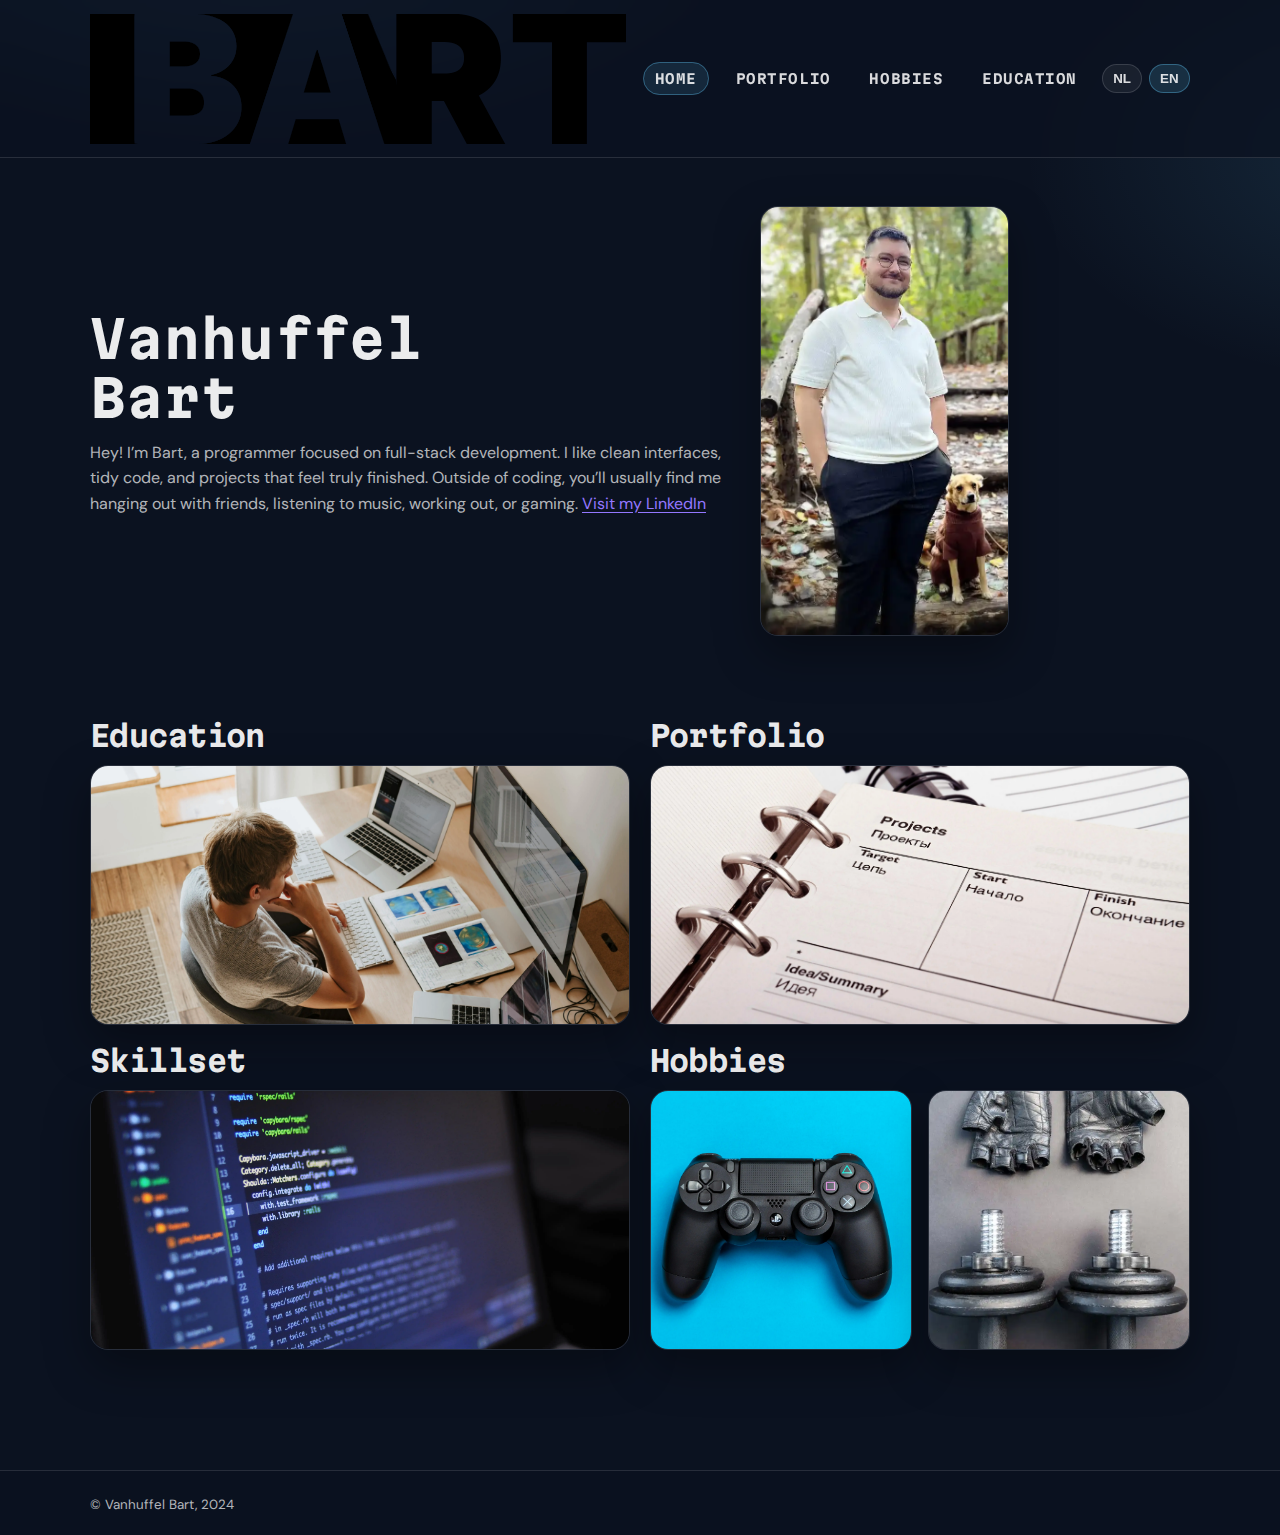
<file: index.html>
<!DOCTYPE html>
<html lang="nl">
<head>
  <meta charset="UTF-8" />
  <meta name="viewport" content="width=device-width, initial-scale=1.0" />
  <title data-i18n="home.metaTitle">Home — Bart</title>
  <link rel="stylesheet" href="css/mainstyle.css" />
</head>

<body>
  <div data-include="components/nav.html"></div>

  <main>
    <section class="header">
      <div class="container">
        <div class="header-text bart-info">
          <h1 class="header-title" data-i18n="home.title">Vanhuffel<br/>Bart</h1>
          <p>
  <span data-i18n="home.intro"></span>
  <span> </span>
  <a
    class="inline-link"
    data-i18n="home.linkedinLabel"
    data-i18n-attr="href:home.linkedinUrl"
    target="_blank"
    rel="noopener noreferrer"
  ></a>
</p>
        </div>

        <img
          class="header-image"
          src="images/ItsAMe.webp"
          alt=""
          data-i18n-attr="alt:home.heroAlt"
        />
      </div>
    </section>
    <section class="container section image-navigation">
  <!-- Education -->
  <div class="image-opleiding">
    <h2 data-i18n="home.educationHeading">Opleiding</h2>
    <a href="opleiding.html">
      <img
        class="image-link"
        src="images/opleiding.webp"
        alt=""
        data-i18n-attr="alt:home.educationAlt"
      />
    </a>
  </div>

  <!-- Portfolio -->
  <div class="image-portfolio">
    <h2 data-i18n="home.portfolioHeading">Portfolio</h2>
    <a href="portfolio.html">
      <img
        class="image-link"
        src="images/portfolio.webp"
        alt=""
        data-i18n-attr="alt:home.portfolioAlt"
      />
    </a>
  </div>

  <!-- Skillset -->
  <div class="image-skillset">
    <h2 data-i18n="home.skillsHeading">Skillset</h2>
    <a href="skillset.html">
      <img
        class="image-link"
         src="images/skillset.webp"
        alt=""
        data-i18n-attr="alt:home.skillsAlt"
      />
    </a>
  </div>

  <!-- Hobbies -->
  <div class="image-hobbys">
    <h2 data-i18n="home.hobbiesHeading">Hobby’s</h2>

    <div class="image-links-hobbys">
      <a href="hobbys/gaming.html">
        <img
          class="image-link"
          src="images/controller.webp"
          alt=""
          data-i18n-attr="alt:home.gamingAlt"
        />
      </a>
      <a href="hobbys/fitness.html">
        <img
          class="image-link"
          src="images/weights.webp"
          alt=""
          data-i18n-attr="alt:home.fitnessAlt"
        />
      </a>
    </div>
  </div>
</section>

  </main>
 <div data-include="components/footer.html"></div>

  <script src="js/include.js"></script>
<script src="js/i18n.js"></script>
<script src="js/nav.js"></script>
</body>
</html>
</file>
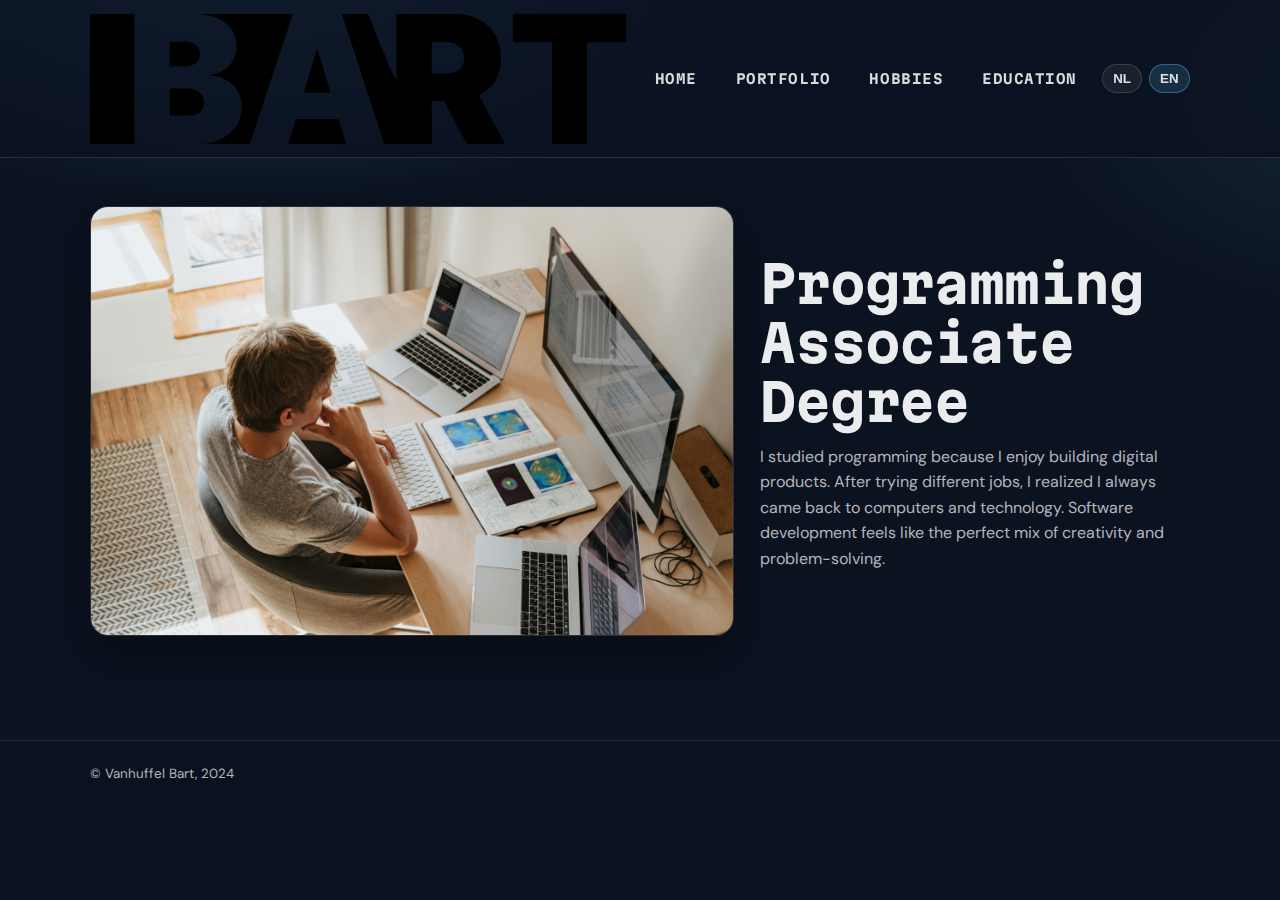
<file: opleiding.html>
<!DOCTYPE html>
<html lang="nl">
<head>
  <meta charset="UTF-8" />
  <meta name="viewport" content="width=device-width, initial-scale=1.0" />
  <title data-i18n="education.metaTitle">Opleiding — Bart</title>
  <link rel="stylesheet" href="css/mainstyle.css" />
</head>

<body>
  <div data-include="components/nav.html"></div>

  <main>
    <section class="header-secondary">
      <div class="container">
        <img
          class="image-left"
          src="images/opleiding.jpg"
          alt=""
          data-i18n-attr="alt:education.heroAlt"
        />

        <div class="opleiding-header">
          <h1 data-i18n="education.title">Graduaat<br/>Programmeren</h1>
          <p data-i18n="education.body"></p>
        </div>
      </div>
    </section>

  <footer>
    <div class="container">
      <p><small>&copy; <span data-i18n="footer.name">Vanhuffel Bart</span>, <span data-i18n="footer.year">2024</span></small></p>
    </div>
  </footer>

  <script src="js/include.js"></script>
  <script src="js/i18n.js"></script>
</body>
</html>
</file>
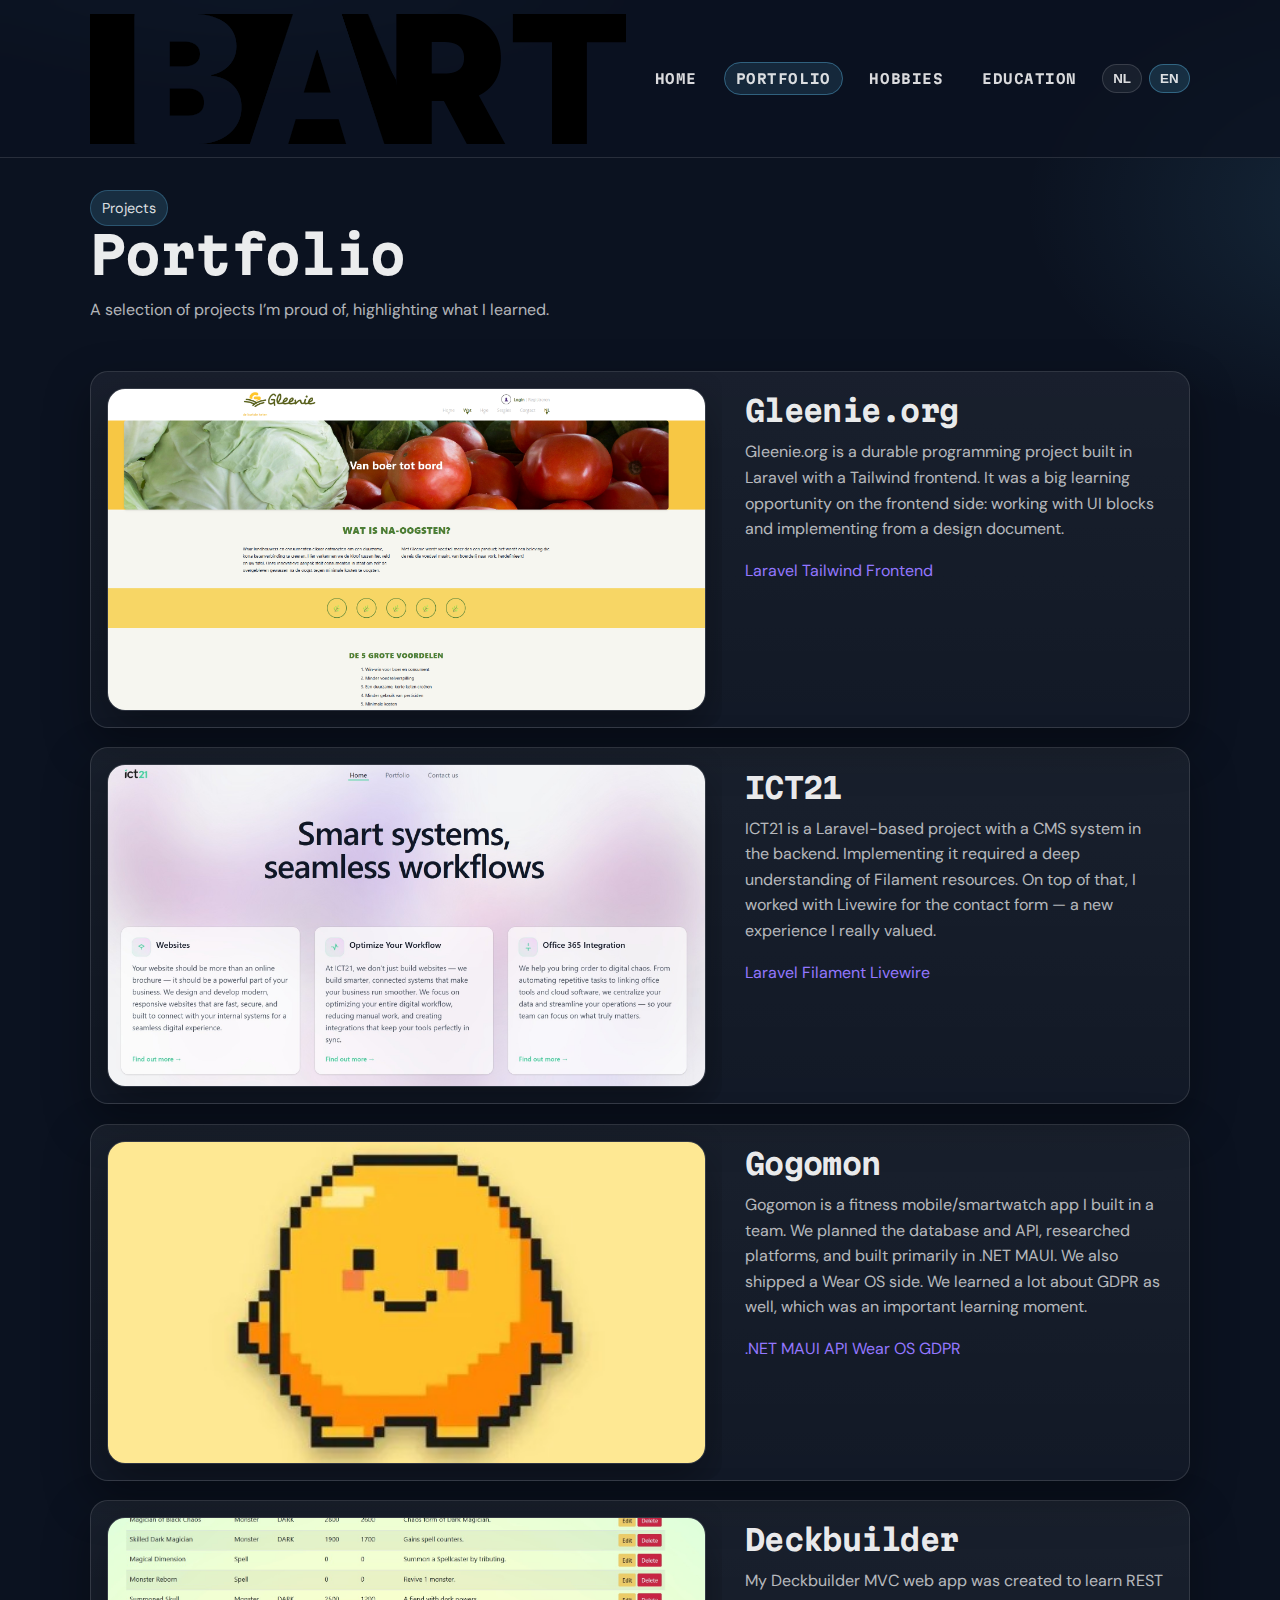
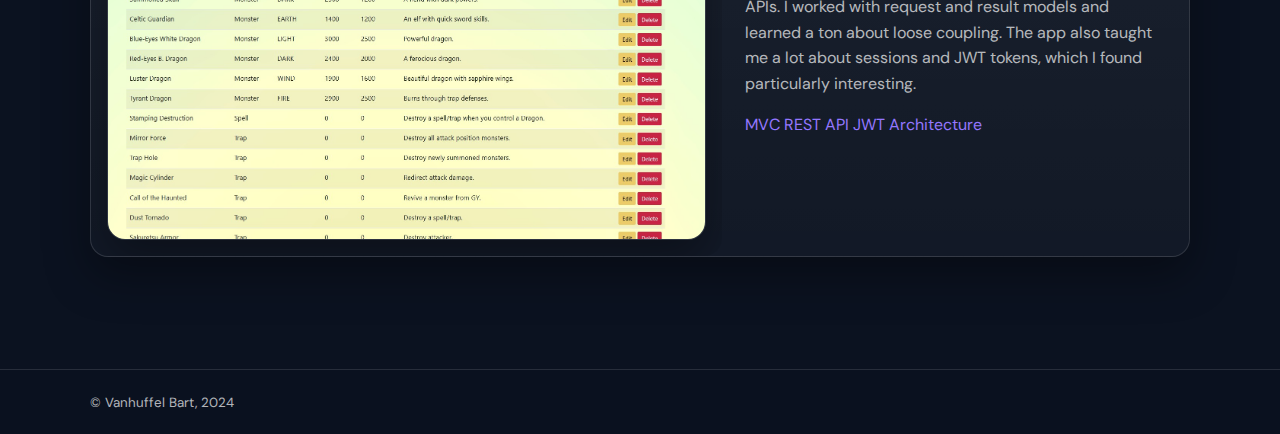
<file: portfolio.html>
<!DOCTYPE html>
<html lang="nl">
<head>
  <meta charset="UTF-8" />
  <meta name="viewport" content="width=device-width, initial-scale=1.0" />
  <title data-i18n="portfolio.metaTitle">Portfolio — Bart</title>
  <link rel="stylesheet" href="css/mainstyle.css" />
</head>

<body>
  <div data-include="components/nav.html"></div>

  <main class="container">
    <section class="section">
      <span class="badge" data-i18n="portfolio.badge">Projects</span>
      <h1 data-i18n="portfolio.title">Portfolio</h1>
      <p data-i18n="portfolio.lead"></p>
    </section>

    <section class="section portfolio-list">
      <!-- Project 1 -->
      <article class="card portfolio-item">
        <div class="portfolio-media">
          <img
            src="images/Gleenie.jpg"
            alt=""
            data-i18n-attr="alt:portfolio.projects.gleenie.imageAlt"
          />
        </div>

        <div class="card-pad">
          <h2 data-i18n="portfolio.projects.gleenie.name">Gleenie.org</h2>
          <p data-i18n="portfolio.projects.gleenie.description"></p>

          <div class="pill-row">
            <span class="pill">Laravel</span>
            <span class="pill">Tailwind</span>
            <span class="pill" data-i18n="portfolio.tags.frontend">Frontend</span>
          </div>
        </div>
      </article>

      <!-- Project 2 -->
      <article class="card portfolio-item">
        <div class="portfolio-media">
          <img
            src="images/ICT21.jpg"
            alt=""
            data-i18n-attr="alt:portfolio.projects.ict21.imageAlt"
          />
        </div>

        <div class="card-pad">
          <h2 data-i18n="portfolio.projects.ict21.name">ICT21</h2>
          <p data-i18n="portfolio.projects.ict21.description"></p>

          <div class="pill-row">
            <span class="pill">Laravel</span>
            <span class="pill">Filament</span>
            <span class="pill">Livewire</span>
          </div>
        </div>
      </article>

      <!-- Project 3 -->
      <article class="card portfolio-item">
        <div class="portfolio-media">
          <img
            src="images/Gogomon.jpg"
            alt=""
            data-i18n-attr="alt:portfolio.projects.gogomon.imageAlt"
          />
        </div>

        <div class="card-pad">
          <h2 data-i18n="portfolio.projects.gogomon.name">Gogomon</h2>
          <p data-i18n="portfolio.projects.gogomon.description"></p>

          <div class="pill-row">
            <span class="pill">.NET MAUI</span>
            <span class="pill">API</span>
            <span class="pill">Wear OS</span>
            <span class="pill">GDPR</span>
          </div>
        </div>
      </article>

      <!-- Project 4 -->
      <article class="card portfolio-item">
        <div class="portfolio-media">
          <img
            src="images/Deckbuilder.jpg"
            alt=""
            data-i18n-attr="alt:portfolio.projects.deckbuilder.imageAlt"
          />
        </div>

        <div class="card-pad">
          <h2 data-i18n="portfolio.projects.deckbuilder.name">Deckbuilder</h2>
          <p data-i18n="portfolio.projects.deckbuilder.description"></p>

          <div class="pill-row">
            <span class="pill">MVC</span>
            <span class="pill">REST API</span>
            <span class="pill">JWT</span>
            <span class="pill" data-i18n="portfolio.tags.architecture">Architecture</span>
          </div>
        </div>
      </article>
    </section>
  </main>

  <footer>
    <div class="container">
      <p>
        <small>
          &copy; <span data-i18n="footer.name">Vanhuffel Bart</span>,
          <span data-i18n="footer.year">2024</span>
        </small>
      </p>
    </div>
  </footer>

  <script src="js/include.js"></script>
  <script src="js/i18n.js"></script>
</body>
</html>
</file>
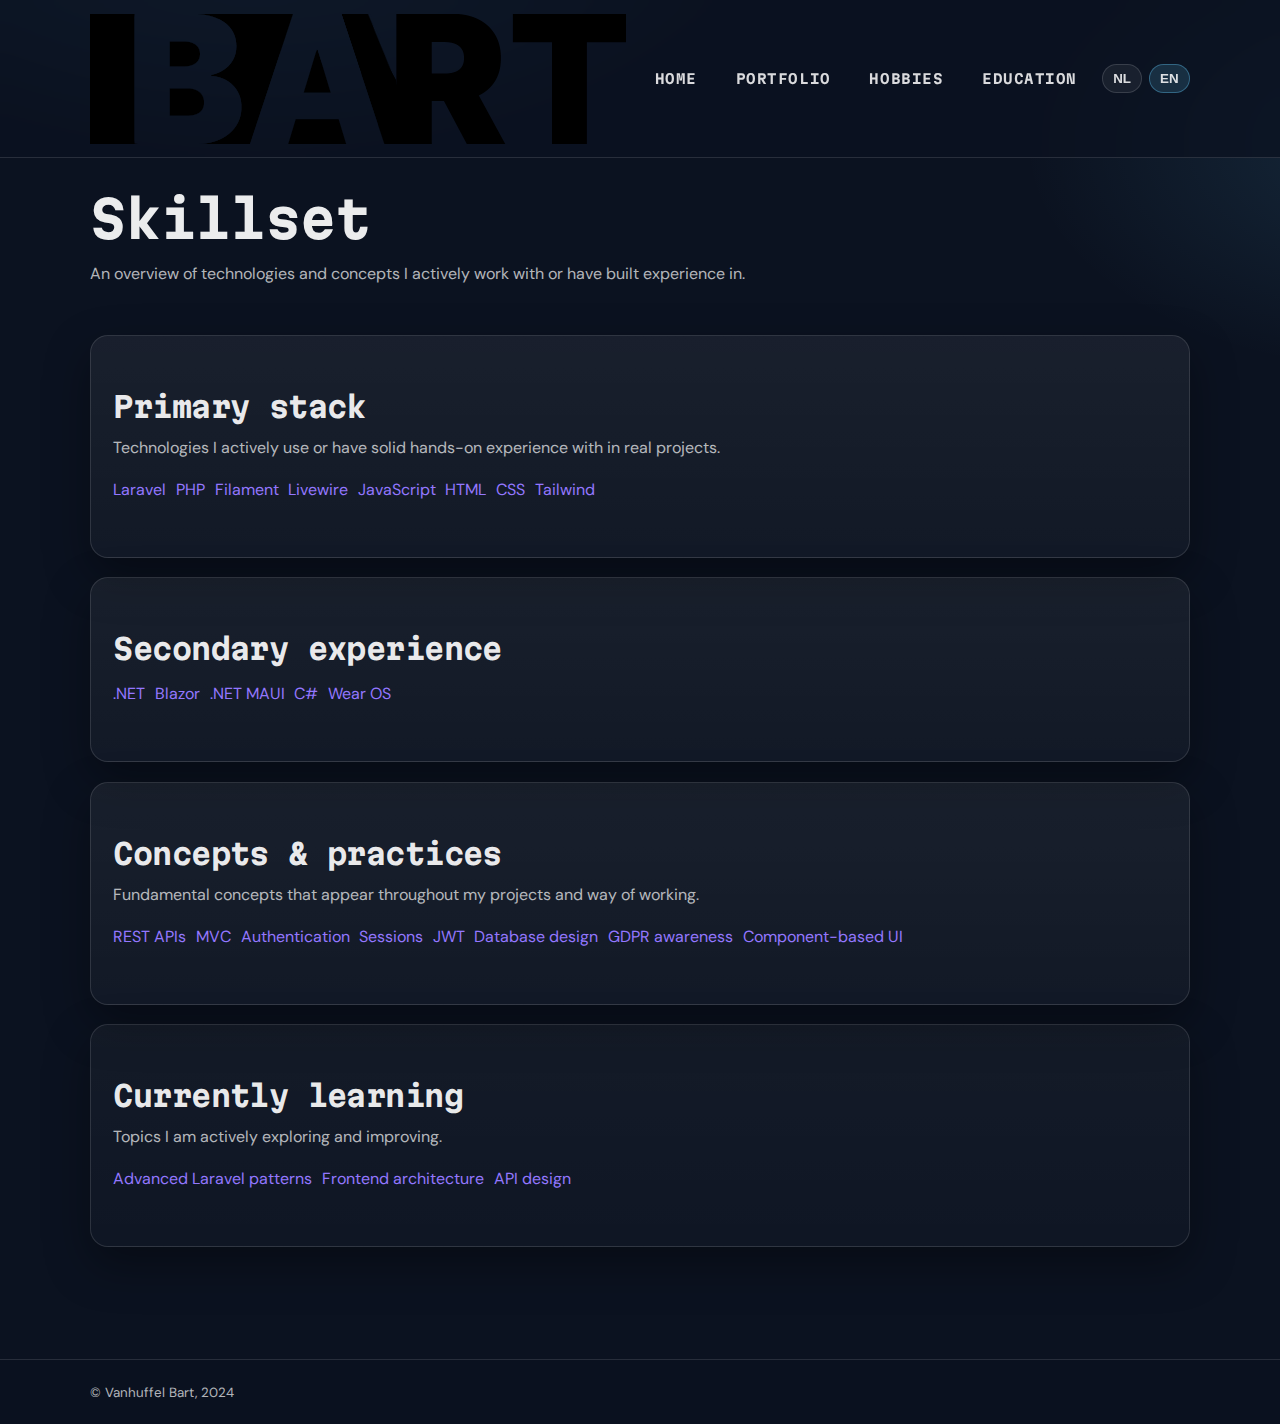
<file: skillset.html>
<!DOCTYPE html>
<html lang="nl">
<head>
  <meta charset="UTF-8" />
  <meta name="viewport" content="width=device-width, initial-scale=1.0" />
  <title data-i18n="skills.metaTitle">Skillset — Bart</title>
  <link rel="stylesheet" href="css/mainstyle.css" />
</head>

<body>
  <div data-include="components/nav.html"></div>

  <main class="container">
    <section class="section">
      <h1 data-i18n="skills.title">Skillset</h1>
      <p data-i18n="skills.lead"></p>
    </section>

    <!-- Primary stack -->
    <section class="section card">
      <div class="card-pad">
        <h2 data-i18n="skills.primary.title">Primary stack</h2>
        <p data-i18n="skills.primary.description"></p>

        <div class="skill-grid">
          <span class="pill">Laravel</span>
          <span class="pill">PHP</span>
          <span class="pill">Filament</span>
          <span class="pill">Livewire</span>
          <span class="pill">JavaScript</span>
          <span class="pill">HTML</span>
          <span class="pill">CSS</span>
          <span class="pill">Tailwind</span>
        </div>
      </div>
    </section>

    <!-- Secondary experience -->
    <section class="section card">
      <div class="card-pad">
        <h2 data-i18n="skills.secondary.title">Secondary experience</h2>
        <p data-i18n="skills.secondary.description"></p>

        <div class="skill-grid">
          <span class="pill">.NET</span>
          <span class="pill">Blazor</span>
          <span class="pill">.NET MAUI</span>
          <span class="pill">C#</span>
          <span class="pill">Wear OS</span>
        </div>
      </div>
    </section>

    <!-- Concepts -->
    <section class="section card">
      <div class="card-pad">
        <h2 data-i18n="skills.concepts.title">Concepts & practices</h2>
        <p data-i18n="skills.concepts.description"></p>

        <div class="skill-grid">
          <span class="pill">REST APIs</span>
          <span class="pill">MVC</span>
          <span class="pill">Authentication</span>
          <span class="pill">Sessions</span>
          <span class="pill">JWT</span>
          <span class="pill">Database design</span>
          <span class="pill">GDPR awareness</span>
          <span class="pill">Component-based UI</span>
        </div>
      </div>
    </section>

    <!-- Currently learning -->
    <section class="section card subtle">
      <div class="card-pad">
        <h2 data-i18n="skills.learning.title">Currently learning</h2>
        <p data-i18n="skills.learning.description"></p>

        <div class="skill-grid">
          <span class="pill">Advanced Laravel patterns</span>
          <span class="pill">Frontend architecture</span>
          <span class="pill">API design</span>
        </div>
      </div>
    </section>
  </main>

  <footer>
    <div class="container">
      <p>
        <small>
          &copy; <span data-i18n="footer.name">Vanhuffel Bart</span>,
          <span data-i18n="footer.year">2024</span>
        </small>
      </p>
    </div>
  </footer>

  <script src="js/include.js"></script>
  <script src="js/i18n.js"></script>
</body>
</html>
</file>
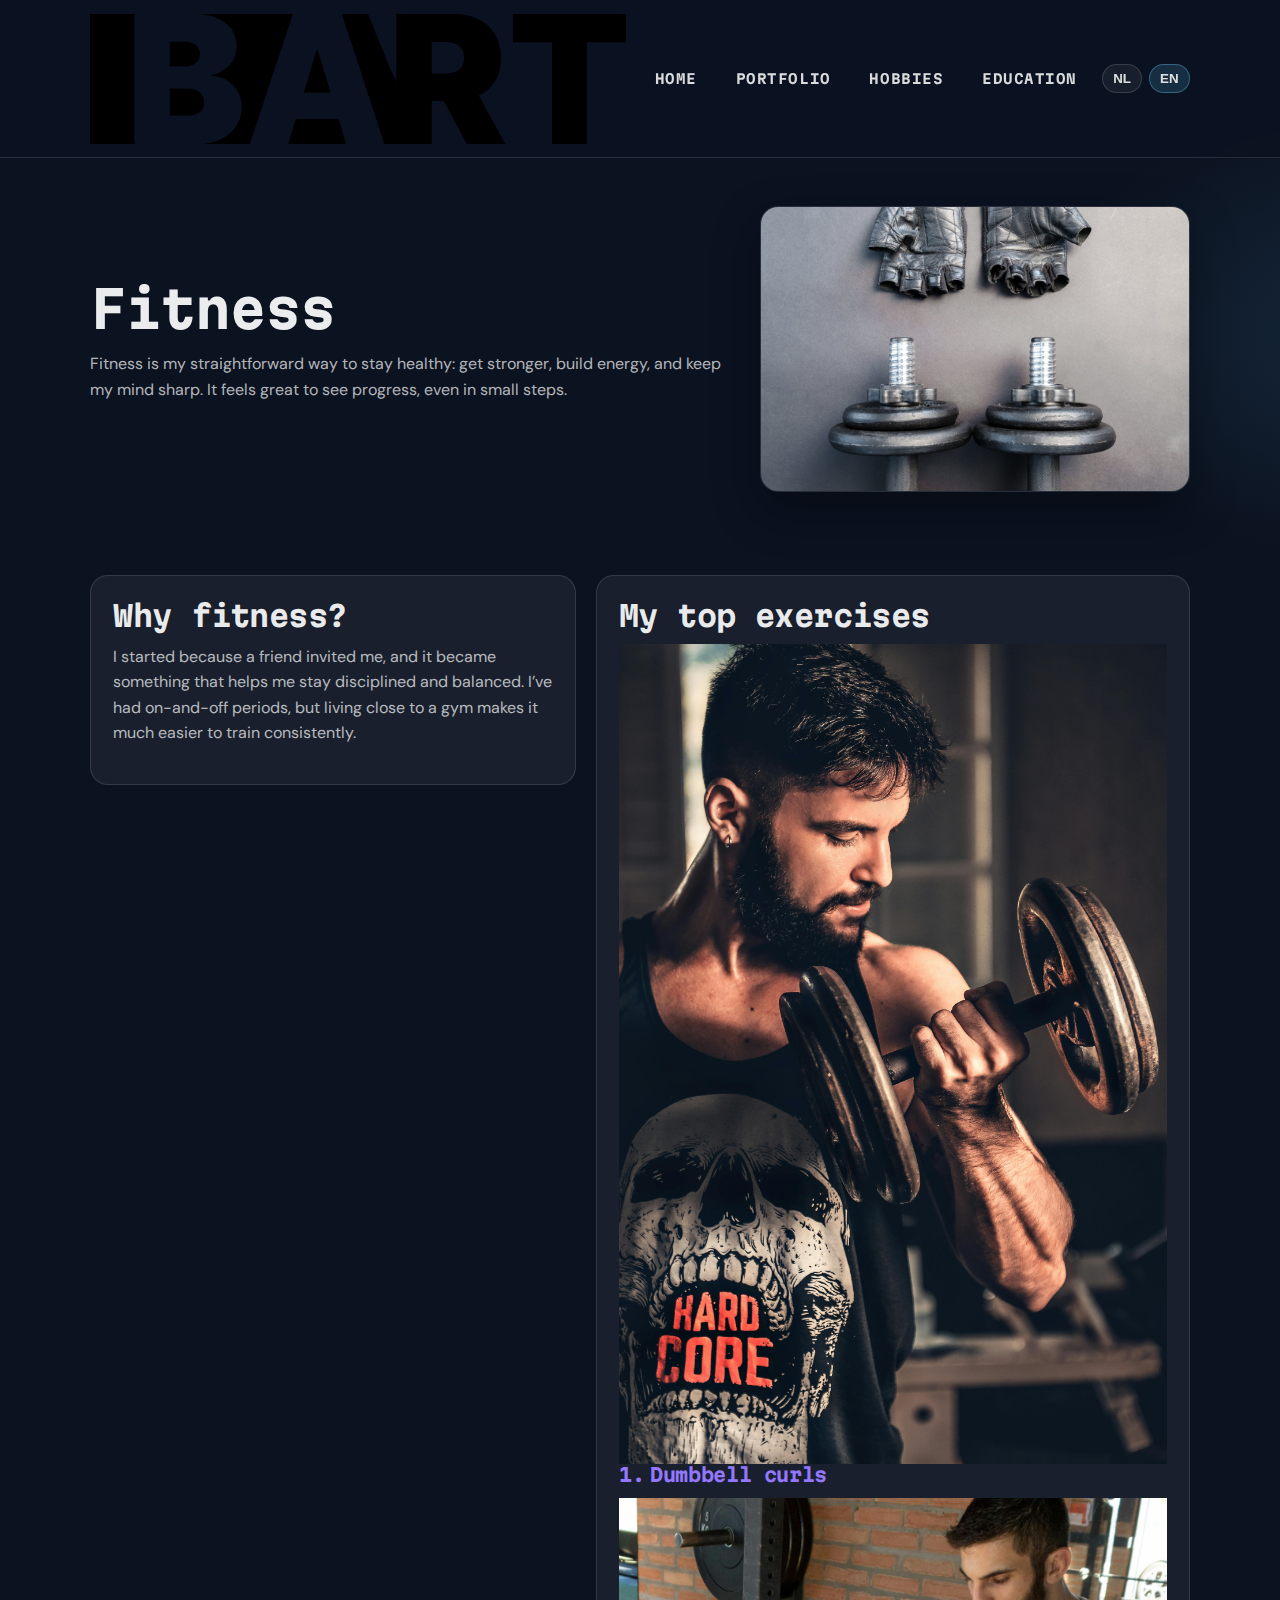
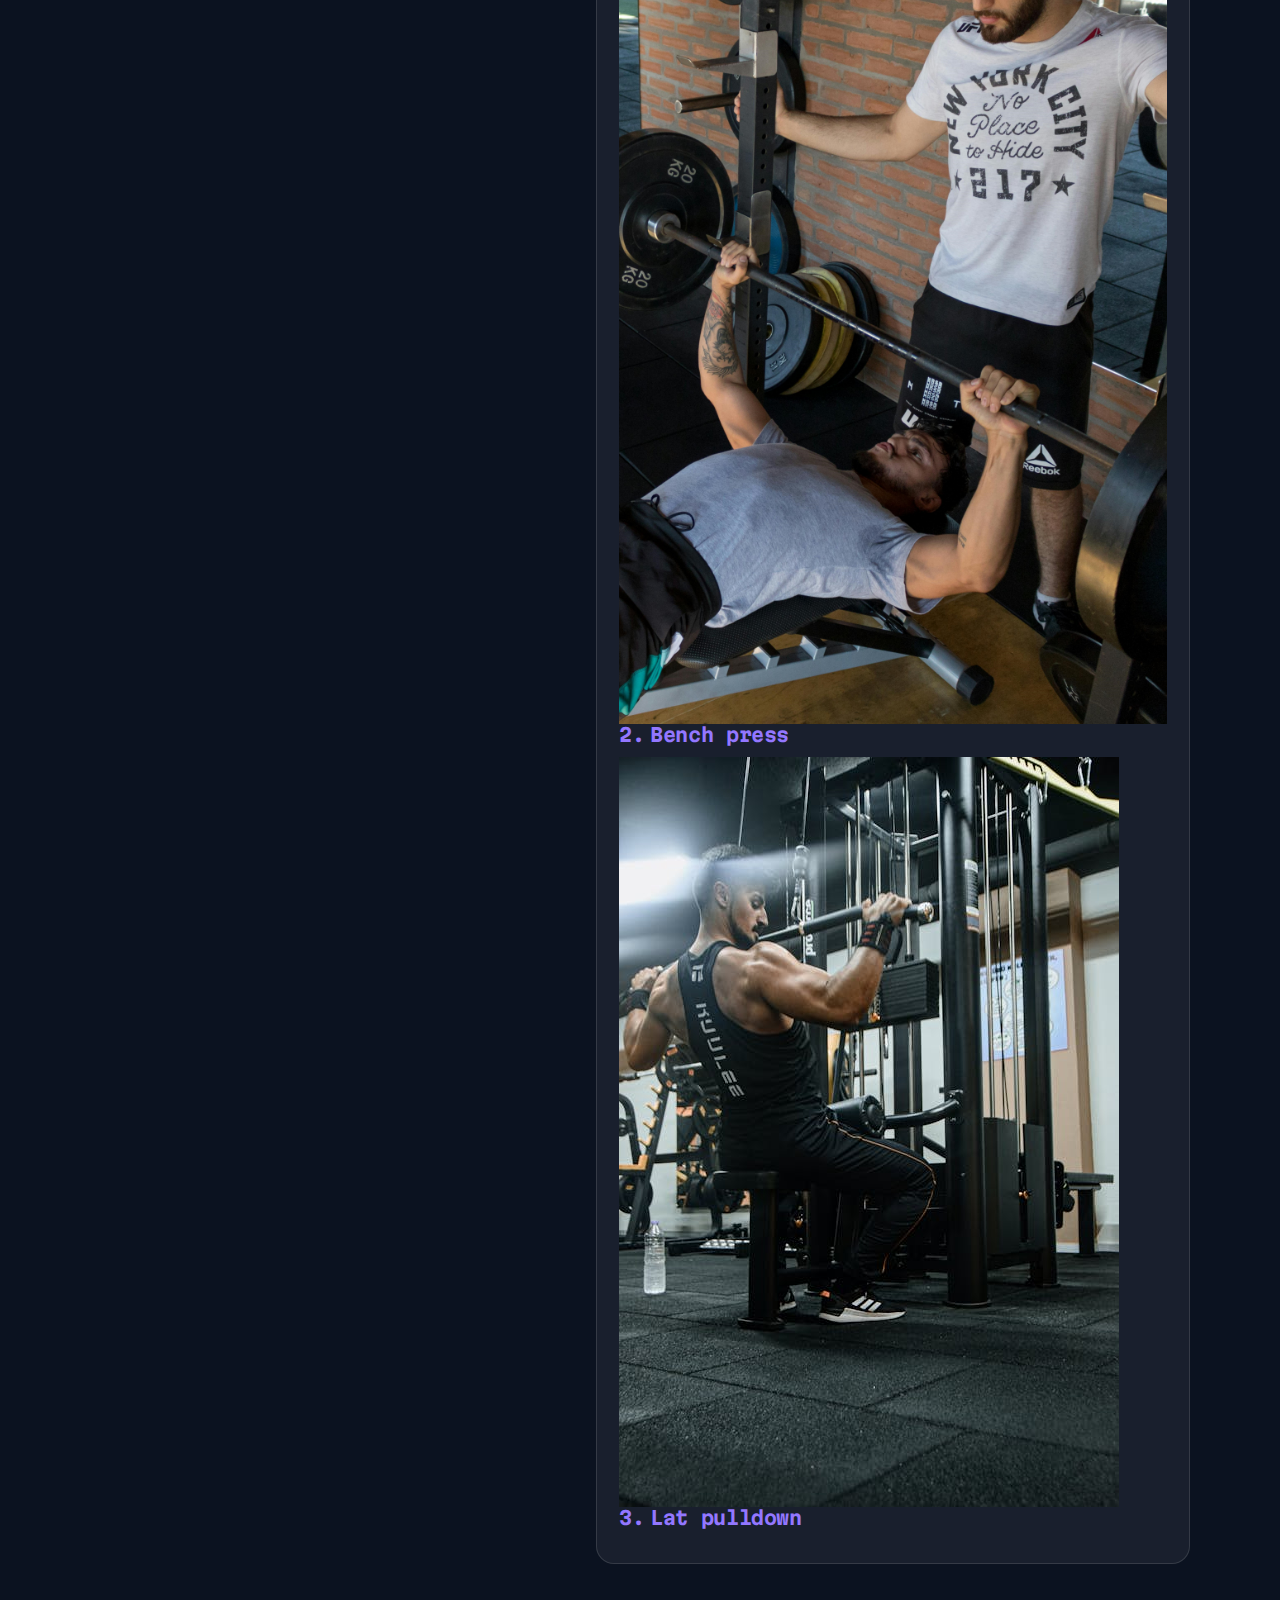
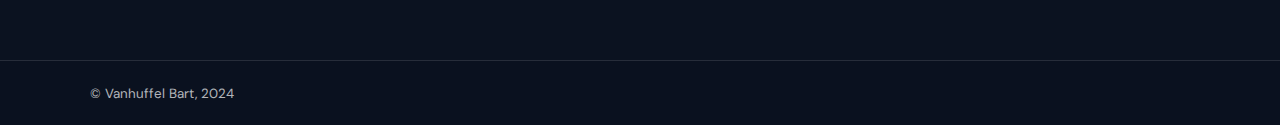
<file: hobbys/fitness.html>
<!DOCTYPE html>
<html lang="nl">
<head>
  <meta charset="UTF-8" />
  <meta name="viewport" content="width=device-width, initial-scale=1.0" />
  <title data-i18n="fitness.metaTitle">Fitness — Bart</title>
  <link rel="stylesheet" href="../css/mainstyle.css" />
</head>

<body>
  <div data-include="components/nav.html"></div>

  <main>
    <section class="header-secondary">
      <div class="container">
        <div class="bart-info">
          <h1 data-i18n="fitness.title">Fitness</h1>
          <p data-i18n="fitness.lead"></p>
        </div>

        <img
          class="image-right"
          src="../images/weights.jpg"
          alt=""
          data-i18n-attr="alt:fitness.heroAlt"
        />
      </div>
    </section>

    <section class="container section hobby-content">
      <div class="hobby-info">
        <h2 data-i18n="fitness.whyTitle">Waarom fitness?</h2>
        <p data-i18n="fitness.whyBody"></p>
      </div>

      <div class="hobby-ranking">
        <h2 data-i18n="fitness.topTitle">Mijn top oefeningen</h2>
        <div class="ranking-one">
          <img src="../images/dumbellcurl.jpg" alt="" data-i18n-attr="alt:fitness.rank1Alt" />
          <h3><span>1.</span><span data-i18n="fitness.rank1">Dumbbell curls</span></h3>
        </div>
        <div class="ranking-two">
          <img src="../images/benchpress.jpg" alt="" data-i18n-attr="alt:fitness.rank2Alt" />
          <h3><span>2.</span><span data-i18n="fitness.rank2">Bench press</span></h3>
        </div>

      

        <div class="ranking-three">
          <img src="../images/latpulldown.jpg" alt="" data-i18n-attr="alt:fitness.rank3Alt" />
          <h3><span>3.</span><span data-i18n="fitness.rank3">Lat pulldown</span></h3>
        </div>
      </div>
    </section>
  </main>

<div data-include="components/footer.html"></div>


  <script src="../js/include.js"></script>
  <script src="../js/i18n.js"></script>
</body>
</html>
</file>
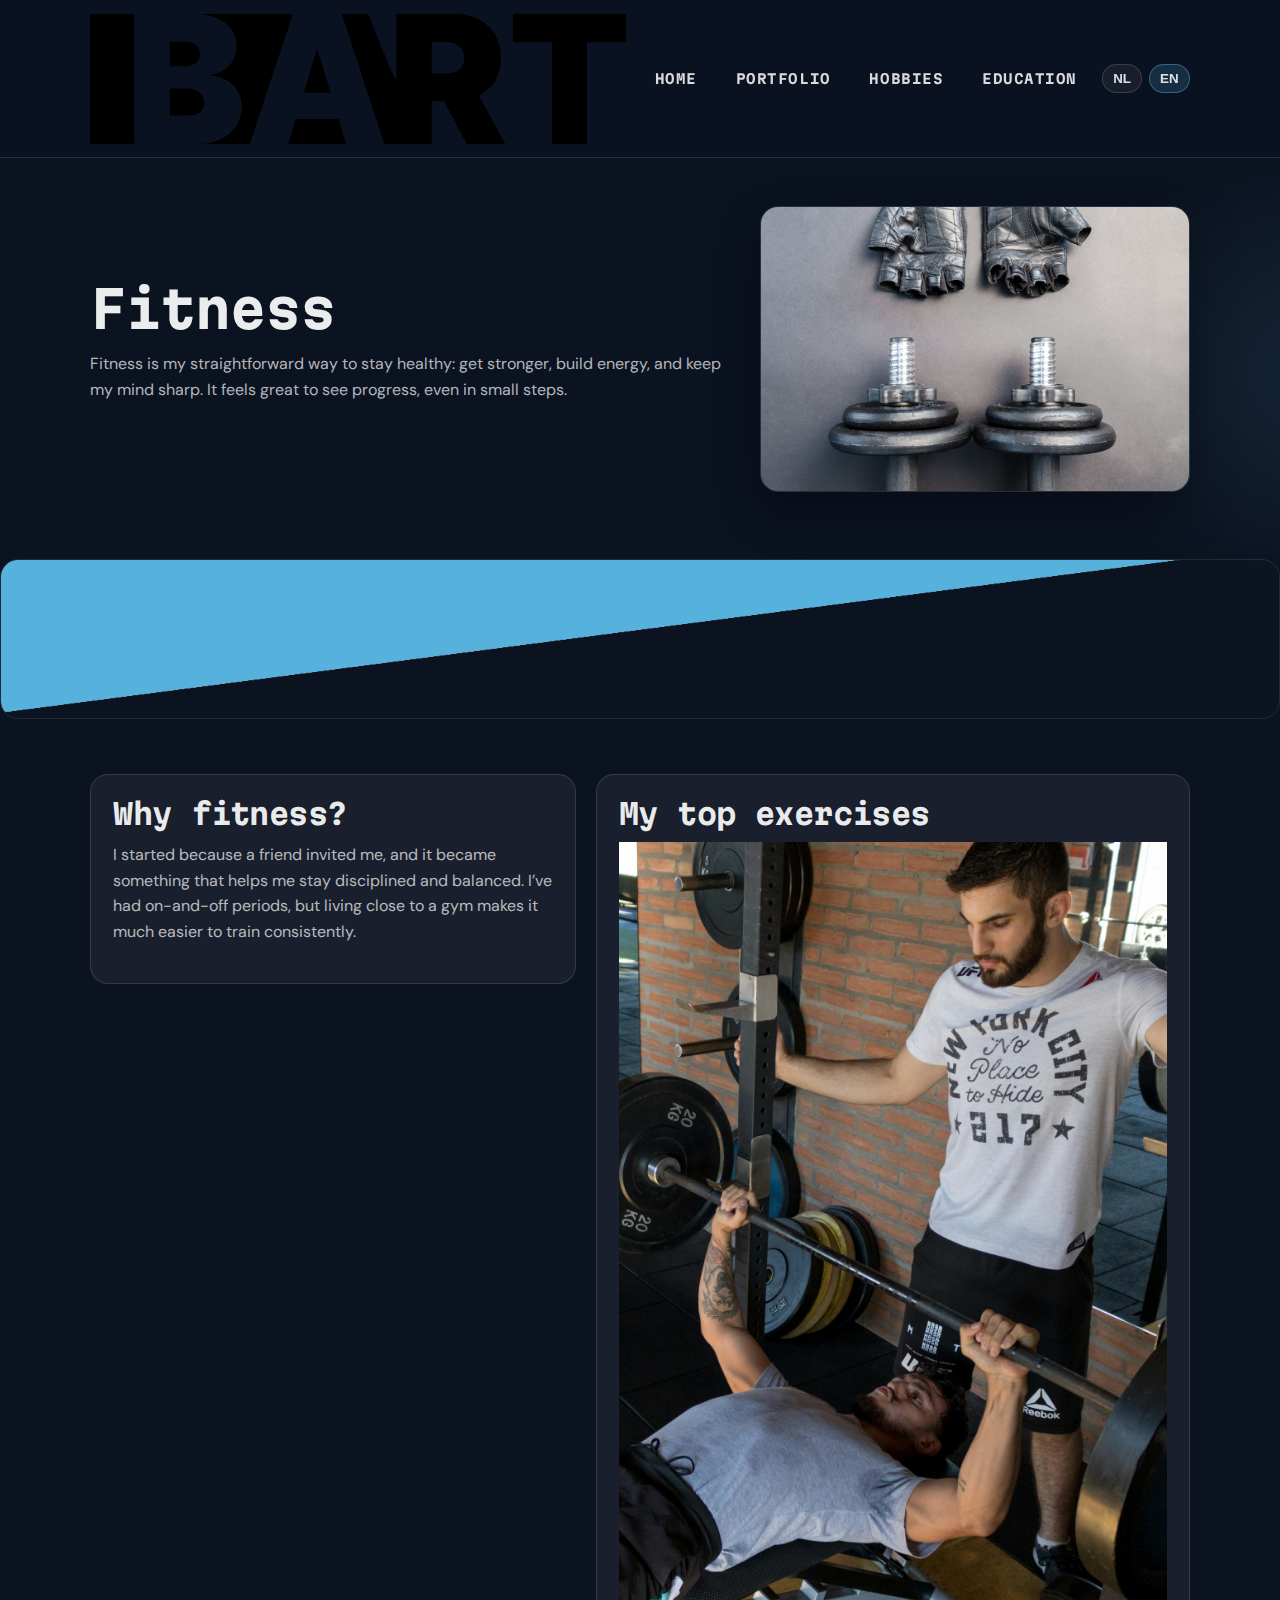
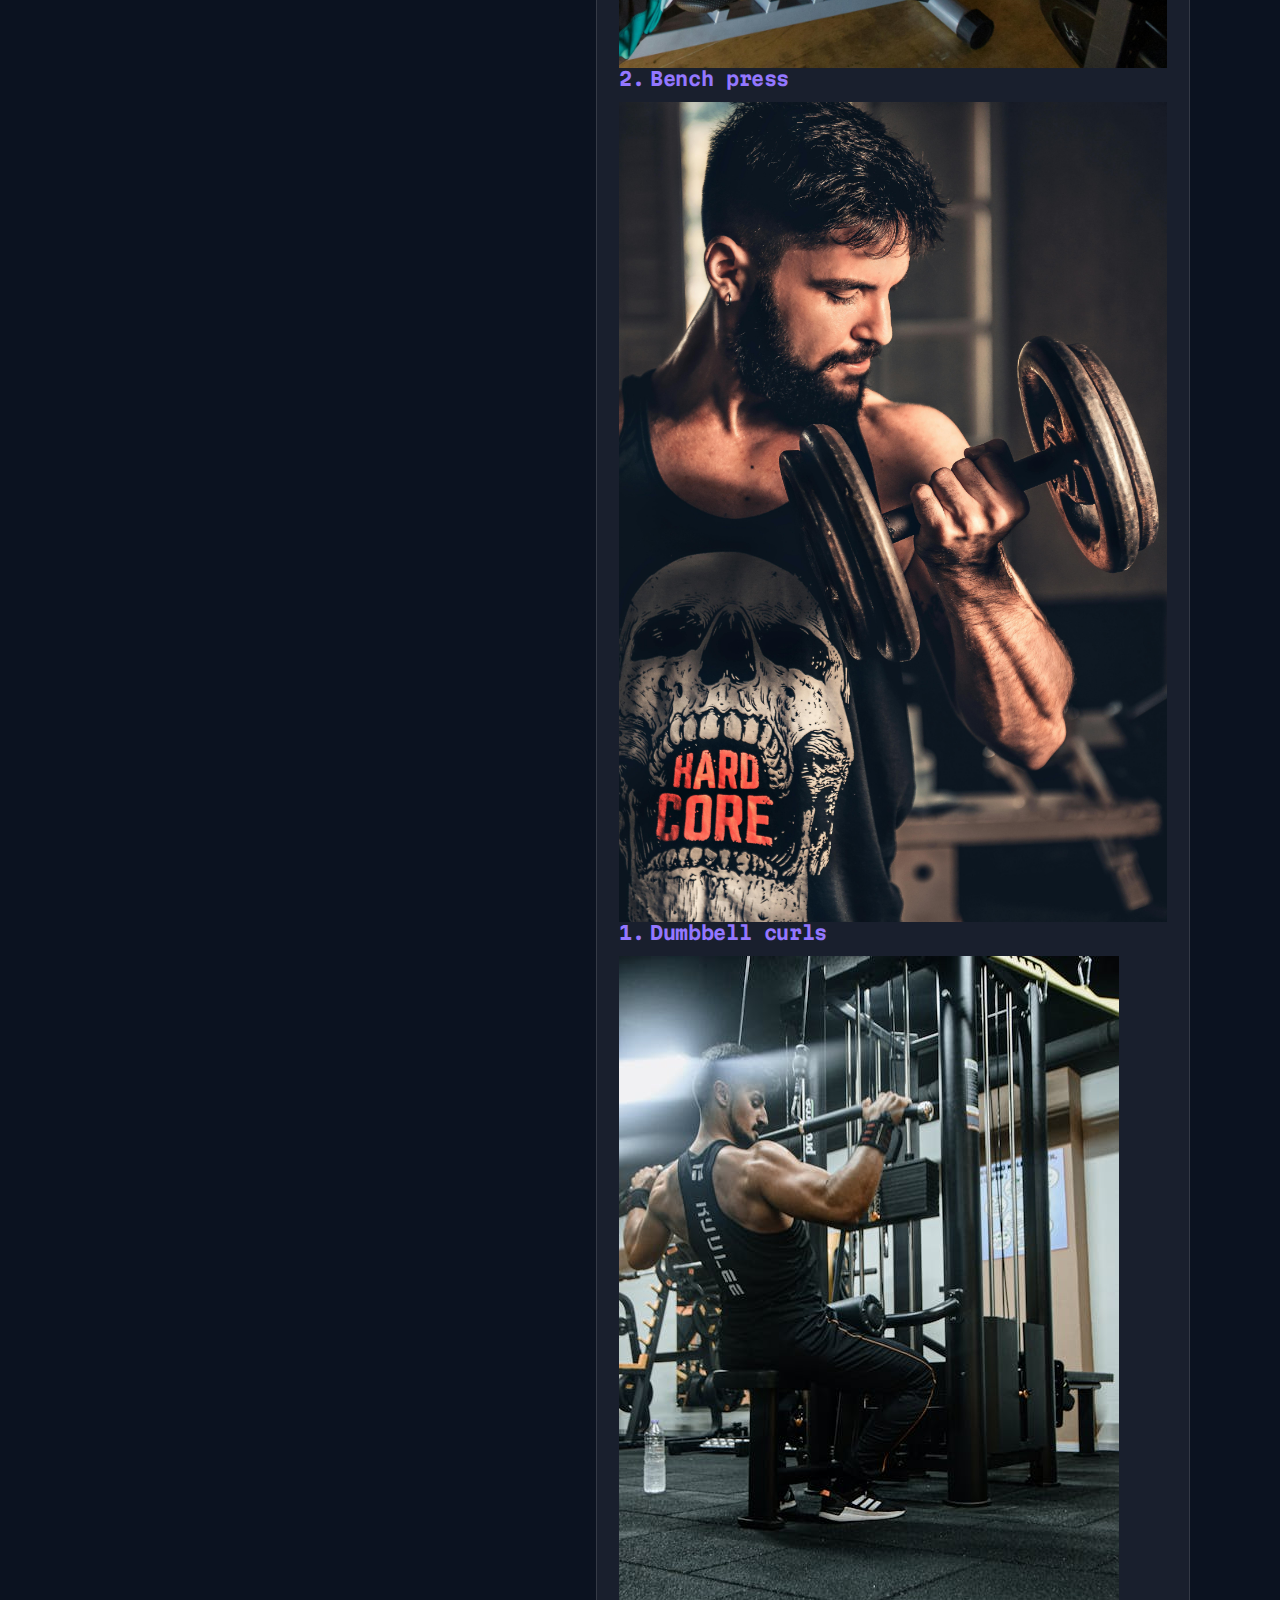
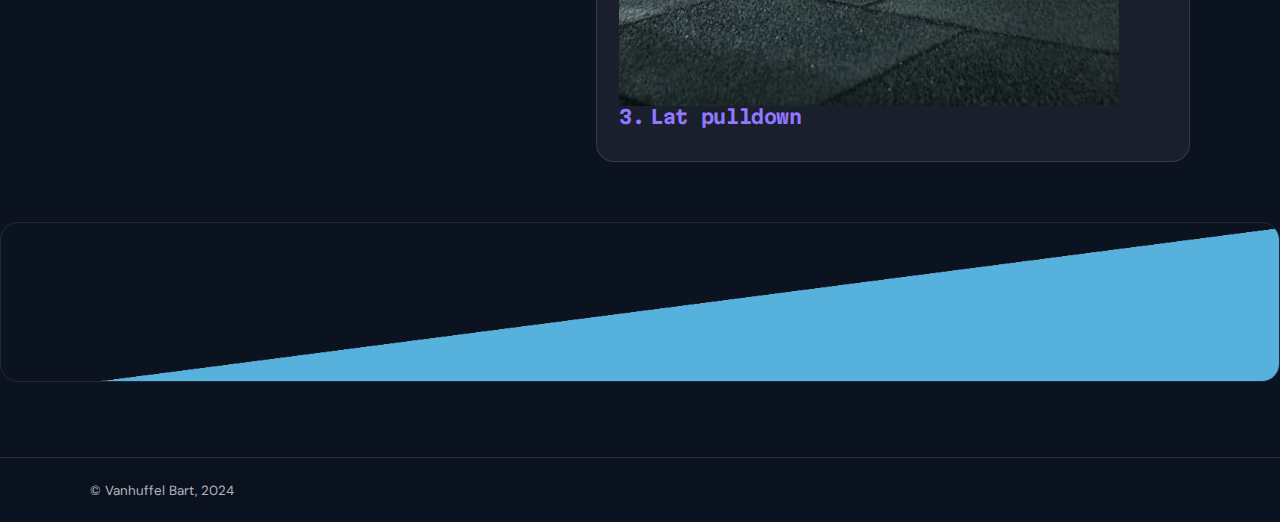
<file: Hobbys/fitness.html>
<!DOCTYPE html>
<html lang="nl">
<head>
  <meta charset="UTF-8" />
  <meta name="viewport" content="width=device-width, initial-scale=1.0" />
  <title data-i18n="fitness.metaTitle">Fitness — Bart</title>
  <link rel="stylesheet" href="../css/mainstyle.css" />
</head>

<body>
  <div data-include="components/nav.html"></div>

  <main>
    <section class="header-secondary">
      <div class="container">
        <div class="bart-info">
          <h1 data-i18n="fitness.title">Fitness</h1>
          <p data-i18n="fitness.lead"></p>
        </div>

        <img
          class="image-right"
          src="../images/weights.jpg"
          alt=""
          data-i18n-attr="alt:fitness.heroAlt"
        />
      </div>
    </section>

    <div class="split">
      <img src="../images/bart-background.png" alt="" data-i18n-attr="alt:shared.splitAlt" />
    </div>

    <section class="container section hobby-content">
      <div class="hobby-info">
        <h2 data-i18n="fitness.whyTitle">Waarom fitness?</h2>
        <p data-i18n="fitness.whyBody"></p>
      </div>

      <div class="hobby-ranking">
        <h2 data-i18n="fitness.topTitle">Mijn top oefeningen</h2>

        <div class="ranking-two">
          <img src="../images/benchpress.jpg" alt="" data-i18n-attr="alt:fitness.rank2Alt" />
          <h3><span>2.</span><span data-i18n="fitness.rank2">Bench press</span></h3>
        </div>

        <div class="ranking-one">
          <img src="../images/dumbellcurl.jpg" alt="" data-i18n-attr="alt:fitness.rank1Alt" />
          <h3><span>1.</span><span data-i18n="fitness.rank1">Dumbbell curls</span></h3>
        </div>

        <div class="ranking-three">
          <img src="../images/latpulldown.jpg" alt="" data-i18n-attr="alt:fitness.rank3Alt" />
          <h3><span>3.</span><span data-i18n="fitness.rank3">Lat pulldown</span></h3>
        </div>
      </div>
    </section>
  </main>

  <div class="split">
    <img src="../images/bart-background-flipped.png" alt="" data-i18n-attr="alt:shared.splitAlt" />
  </div>

  <footer>
    <div class="container">
      <p><small>&copy; <span data-i18n="footer.name">Vanhuffel Bart</span>, <span data-i18n="footer.year">2024</span></small></p>
    </div>
  </footer>

  <script src="../js/include.js"></script>
  <script src="../js/i18n.js"></script>
</body>
</html>
</file>
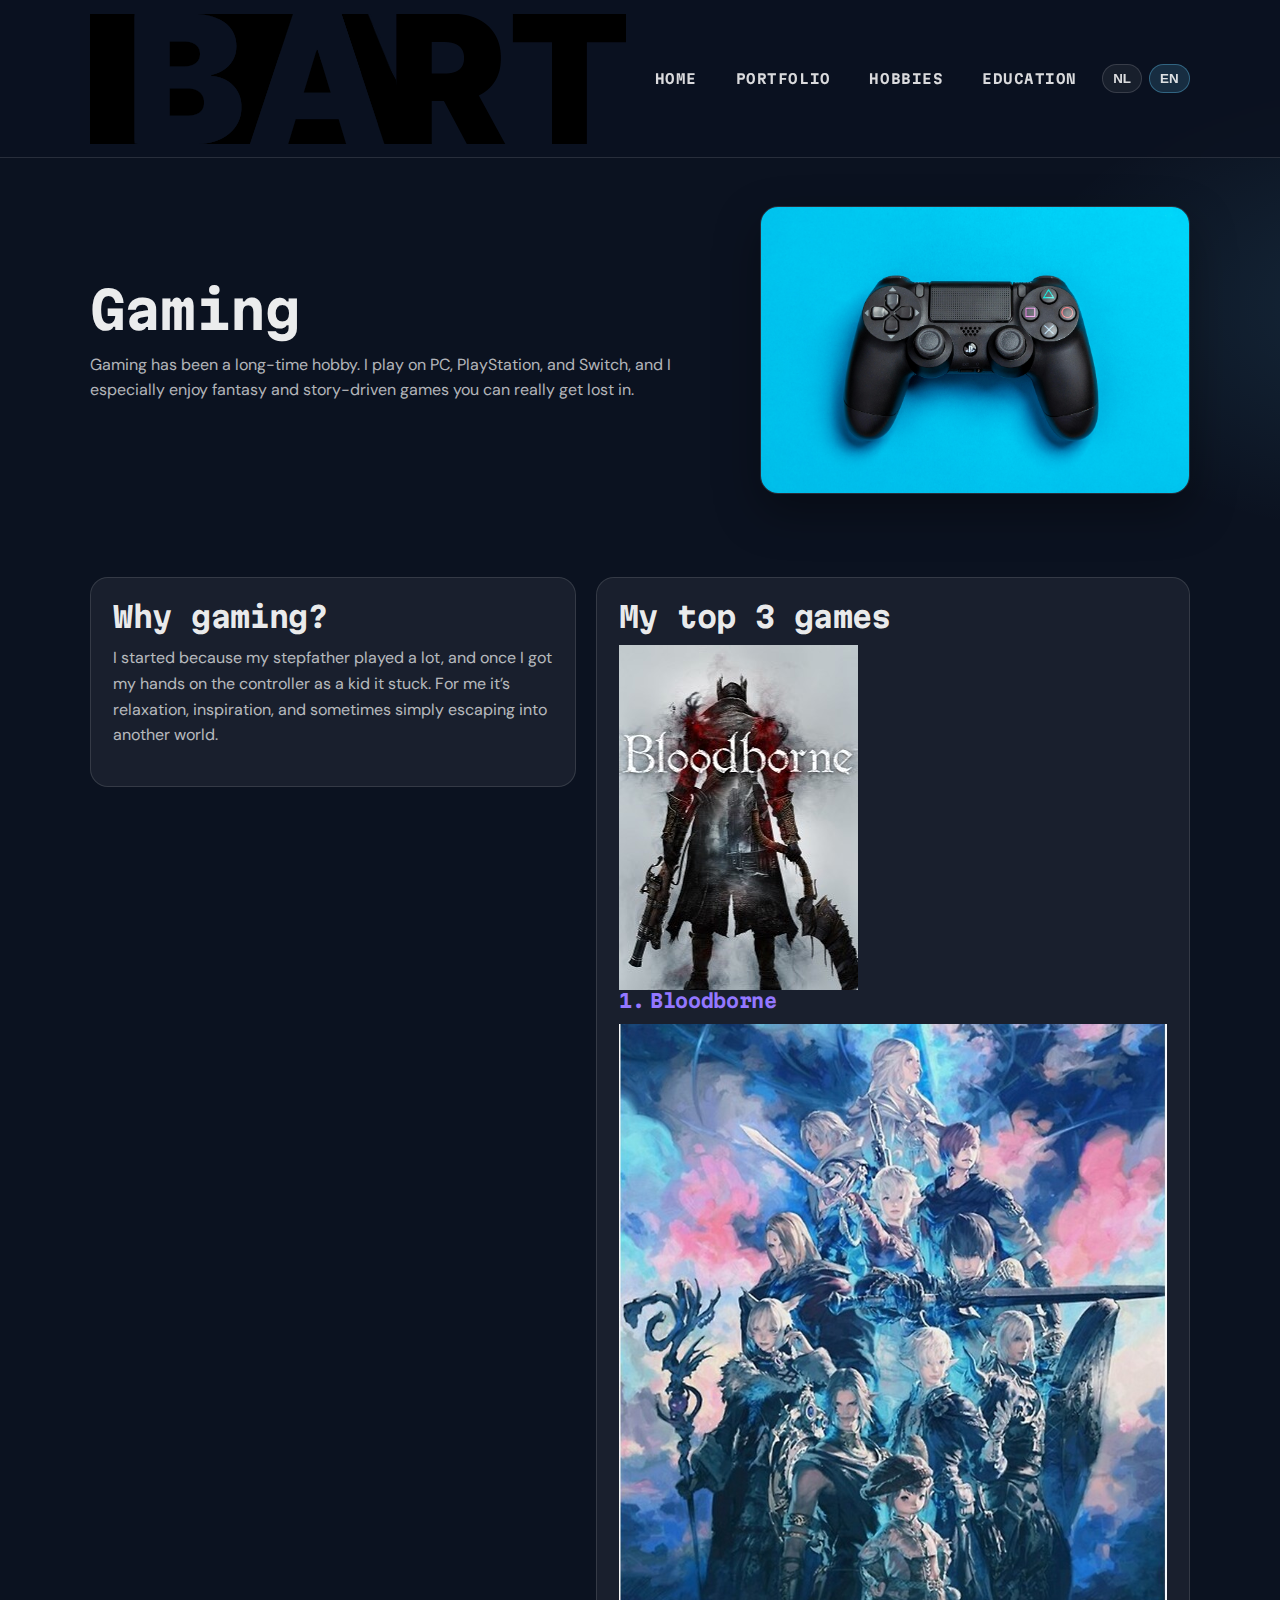
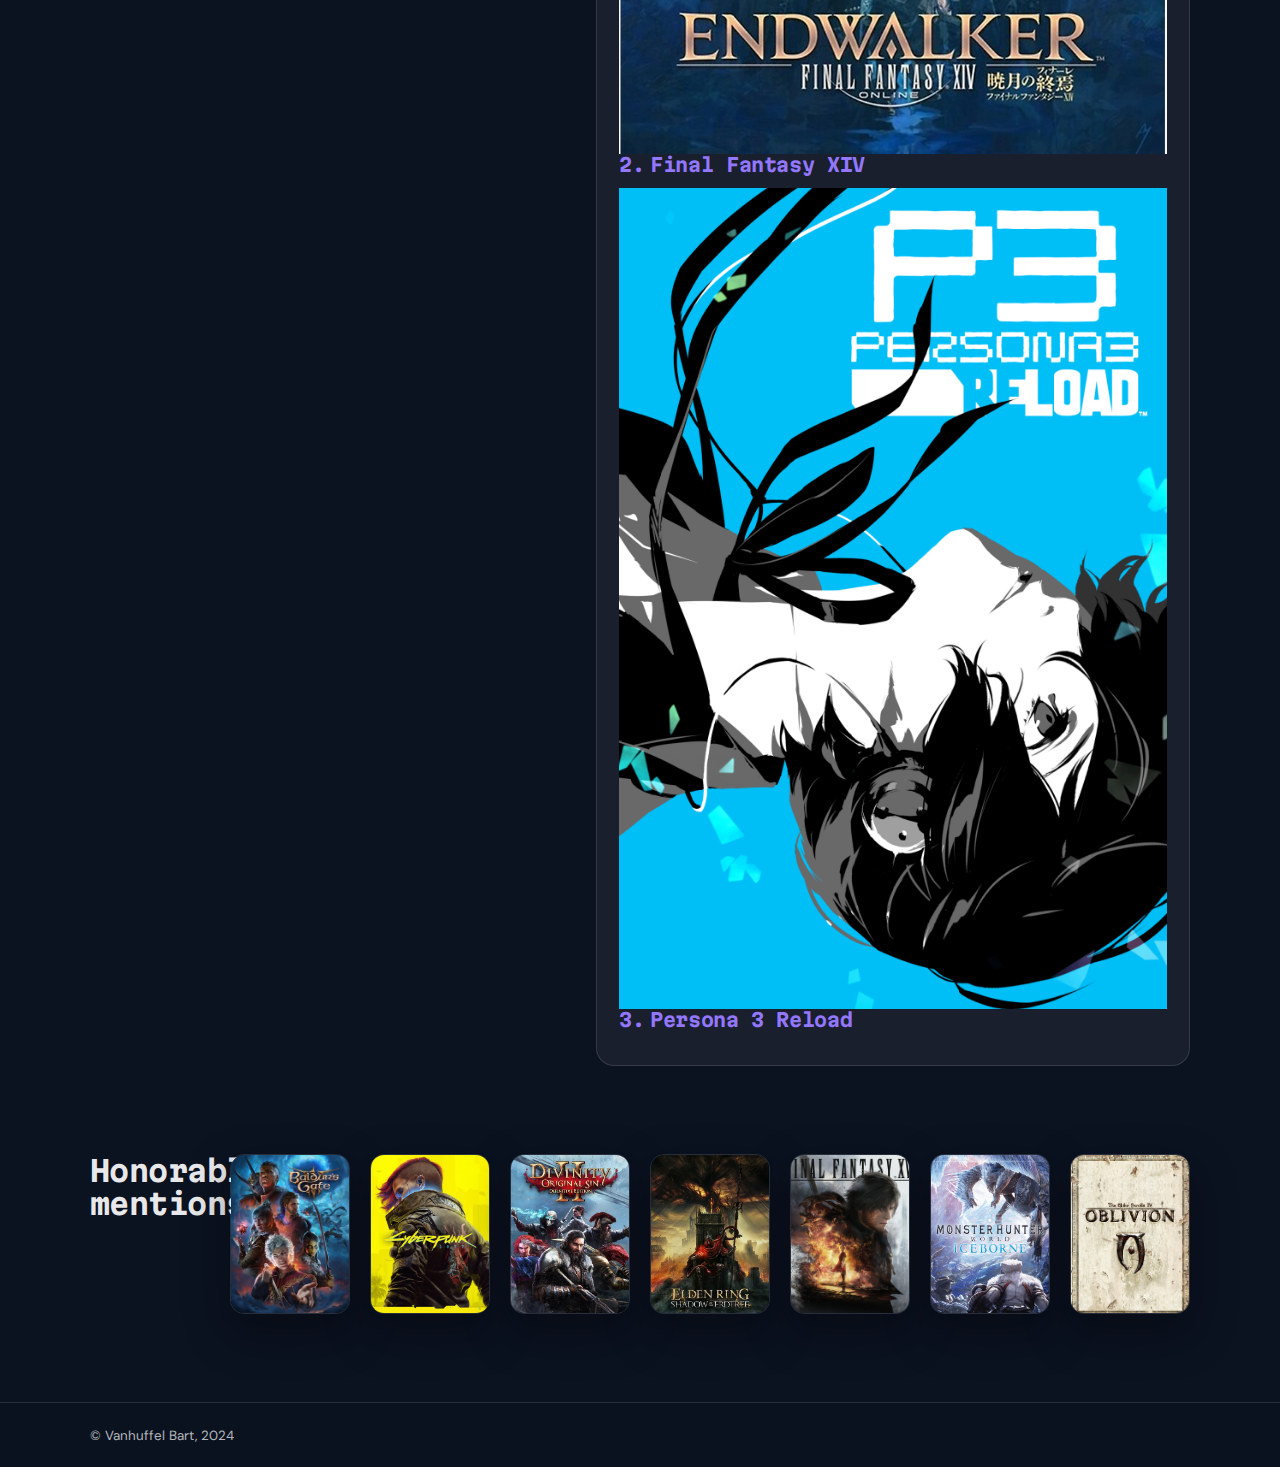
<file: hobbys/gaming.html>
<!DOCTYPE html>
<html lang="nl">
<head>
  <meta charset="UTF-8" />
  <meta name="viewport" content="width=device-width, initial-scale=1.0" />
  <title data-i18n="gaming.metaTitle">Gaming — Bart</title>
  <link rel="stylesheet" href="../css/mainstyle.css" />
</head>

<body>
  <div data-include="components/nav.html"></div>

  <main>
    <section class="header-secondary">
      <div class="container">
        <div class="bart-info">
          <h1 data-i18n="gaming.title">Gaming</h1>
          <p data-i18n="gaming.lead"></p>
        </div>

        <img
          class="image-right"
          src="../images/controller.jpg"
          alt=""
          data-i18n-attr="alt:gaming.heroAlt"
        />
      </div>
    </section>

    <section class="container section hobby-content">
      <div class="hobby-info">
        <h2 data-i18n="gaming.whyTitle">Waarom gaming?</h2>
        <p data-i18n="gaming.whyBody"></p>
      </div>

      <div class="hobby-ranking">
        <h2 data-i18n="gaming.topTitle">Mijn top 3 games</h2>
        
        <div class="ranking-one">
          <img src="../images/blorbe.jpg" alt="" data-i18n-attr="alt:gaming.rank1Alt" />
          <h3><span>1.</span><span data-i18n="gaming.rank1">Bloodborne</span></h3>
        </div>
        <div class="ranking-two">
          <img src="../images/FFXIV.jpg" alt="" data-i18n-attr="alt:gaming.rank2Alt" />
          <h3><span>2.</span><span data-i18n="gaming.rank2">Final Fantasy XIV</span></h3>
        </div>
        <div class="ranking-three">
          <img src="../images/p3r.jpg" alt="" data-i18n-attr="alt:gaming.rank3Alt" />
          <h3><span>3.</span><span data-i18n="gaming.rank3">Persona 3 Reload</span></h3>
        </div>
      </div>
    </section>

    <section class="container section honorable-mentions">
      <h2 data-i18n="gaming.honorableTitle">Honorable mentions</h2>

      <img src="../images/BG3.jpg" alt="" data-i18n-attr="alt:gaming.hm.bg3" />
      <img src="../images/cyberfunky.jpg" alt="" data-i18n-attr="alt:gaming.hm.cp2077" />
      <img src="../images/Divinity2.jpg" alt="" data-i18n-attr="alt:gaming.hm.dos2" />
      <img src="../images/Elden.jpg" alt="" data-i18n-attr="alt:gaming.hm.elden" />
      <img src="../images/FFXVI.jpg" alt="" data-i18n-attr="alt:gaming.hm.ff16" />
      <img src="../images/MHW.jpg" alt="" data-i18n-attr="alt:gaming.hm.mhw" />
      <img src="../images/TES4.jpg" alt="" data-i18n-attr="alt:gaming.hm.oblivion" />
    </section>
  </main>

  <footer>
    <div class="container">
      <p><small>&copy; <span data-i18n="footer.name">Vanhuffel Bart</span>, <span data-i18n="footer.year">2024</span></small></p>
    </div>
  </footer>

  <script src="../js/include.js"></script>
  <script src="../js/i18n.js"></script>
</body>
</html>
</file>
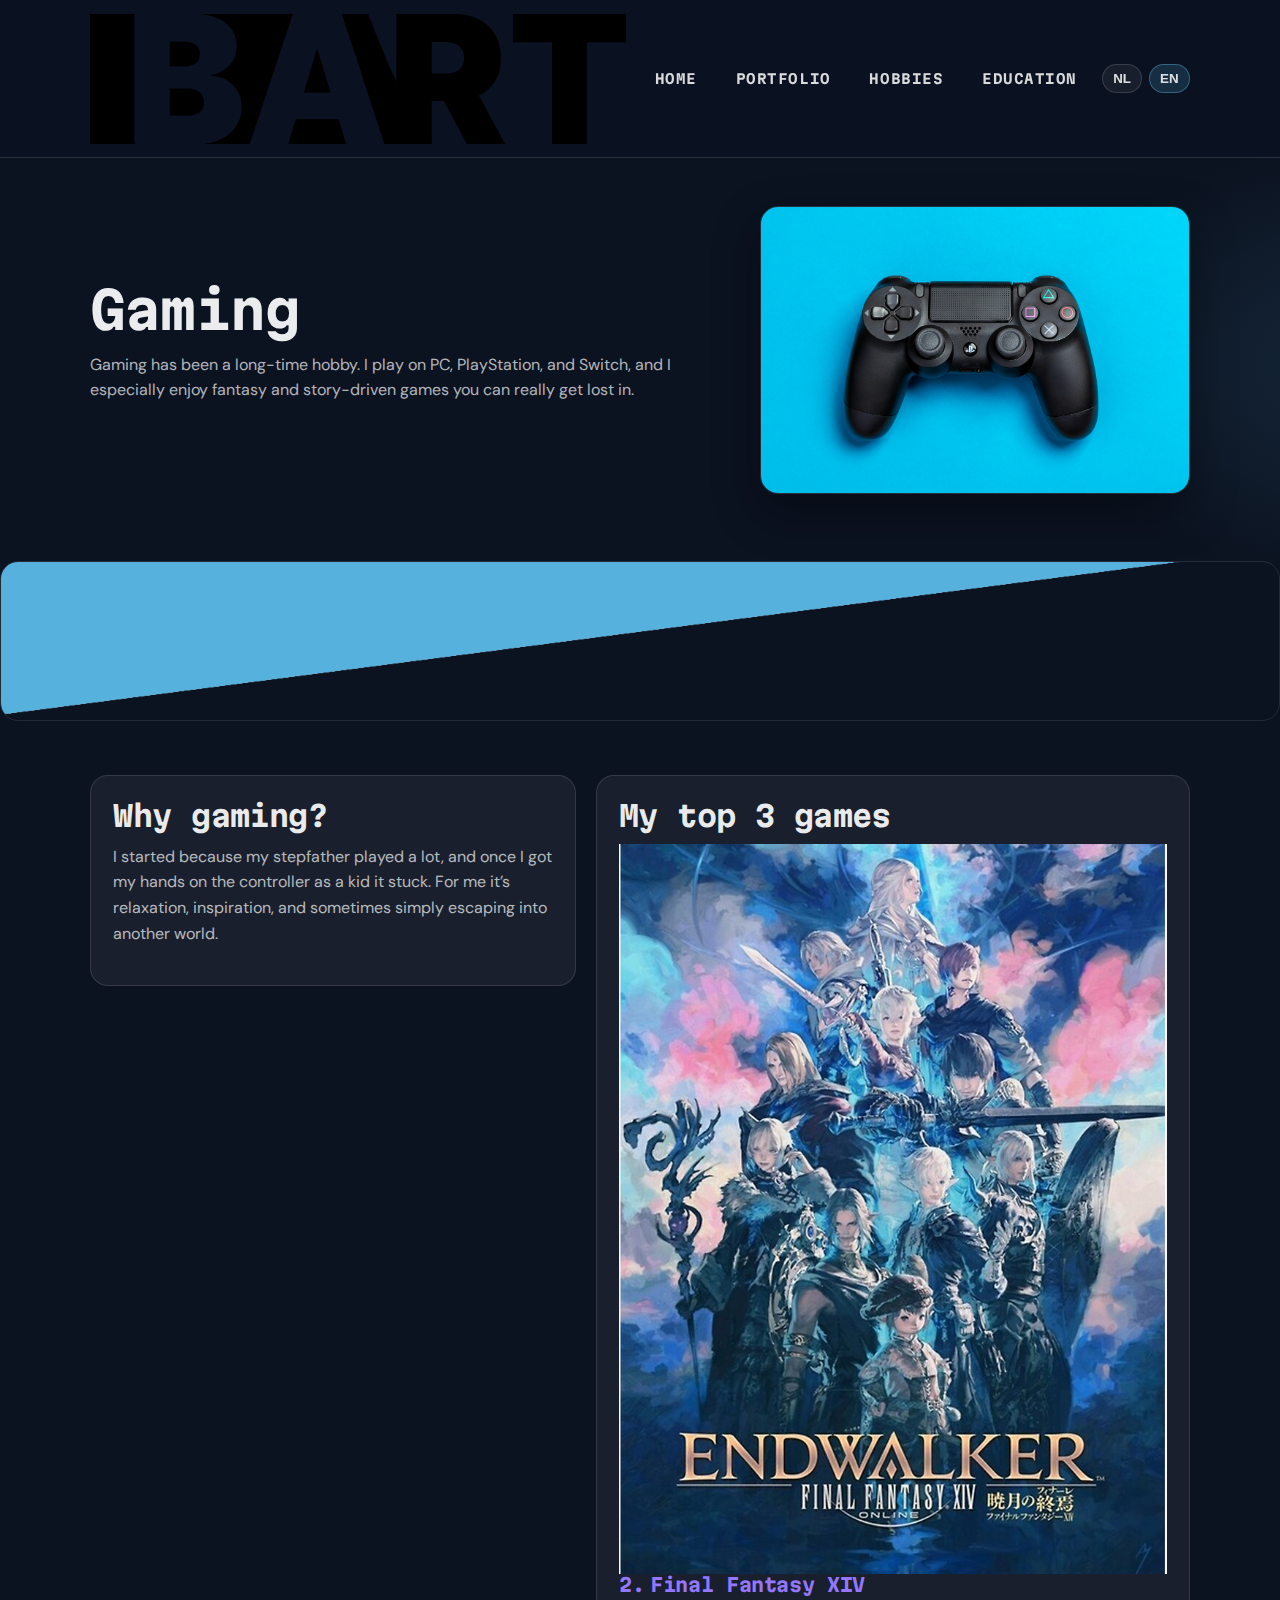
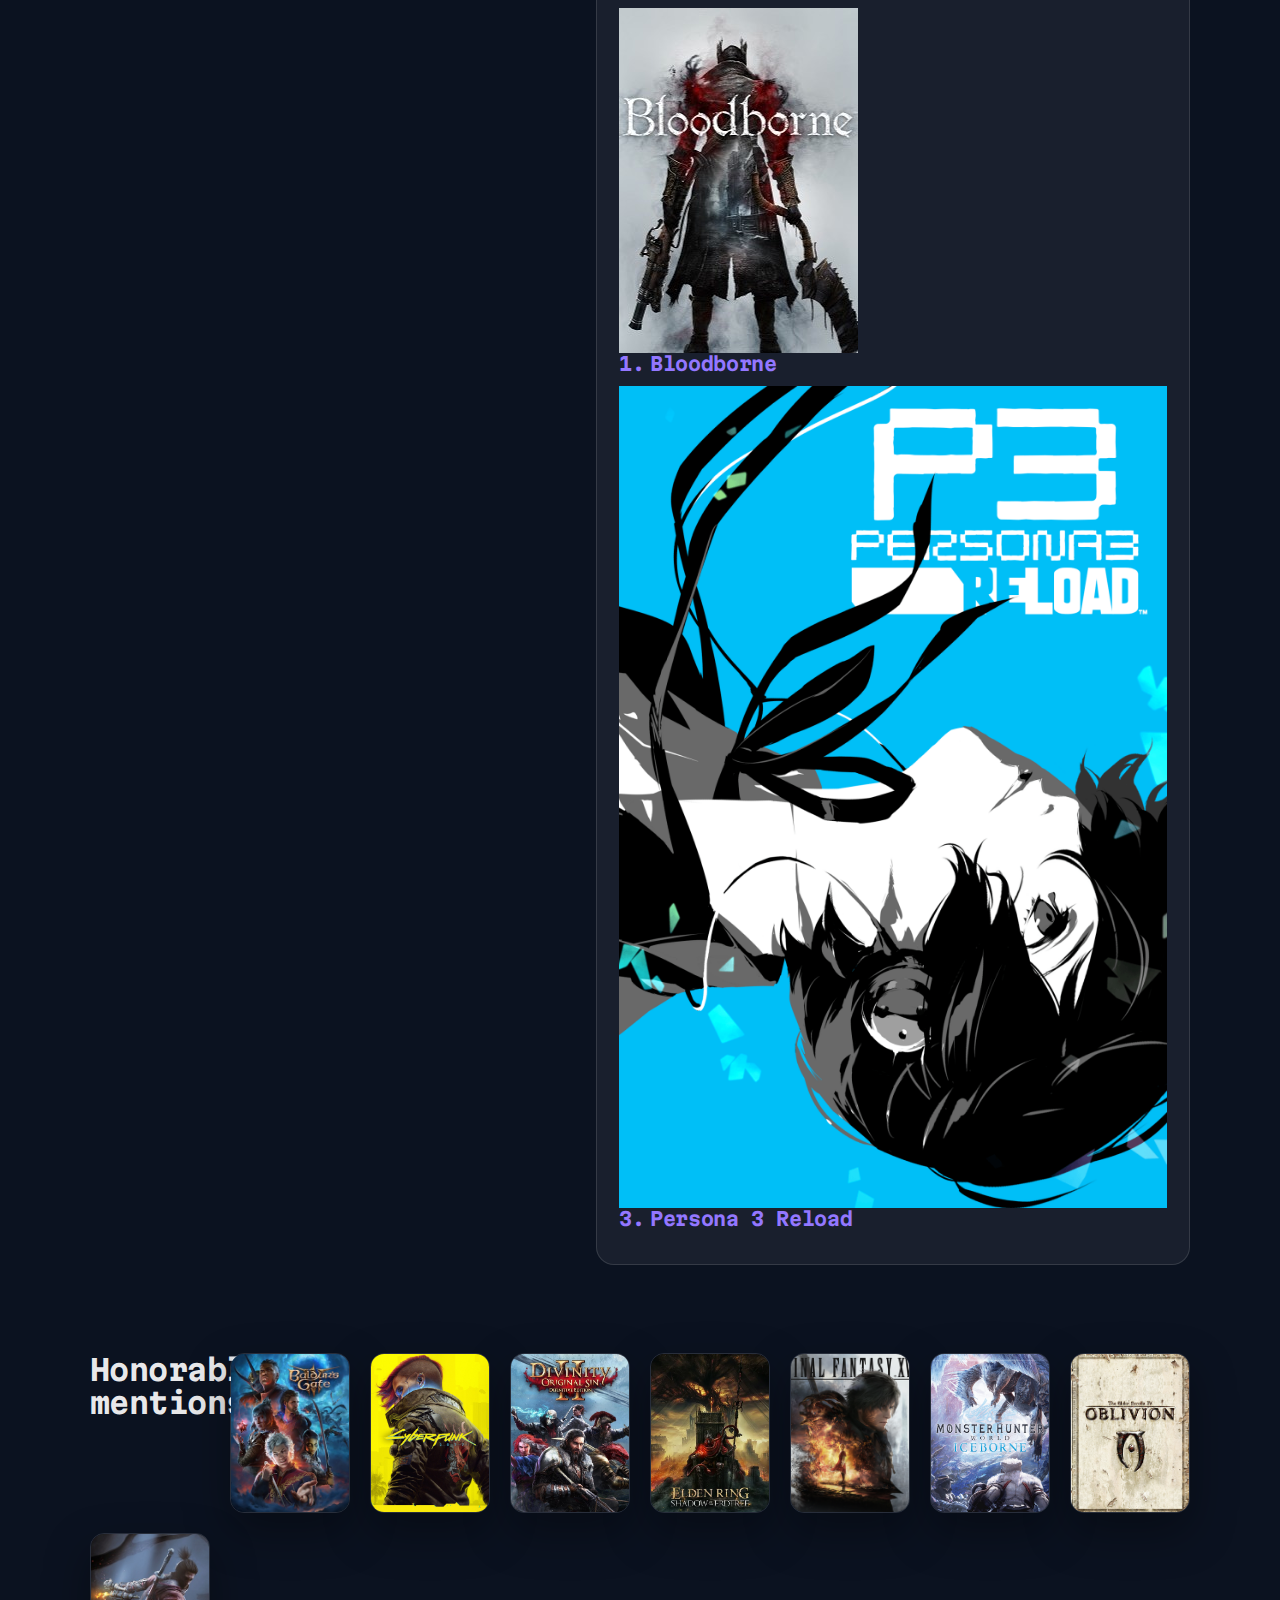
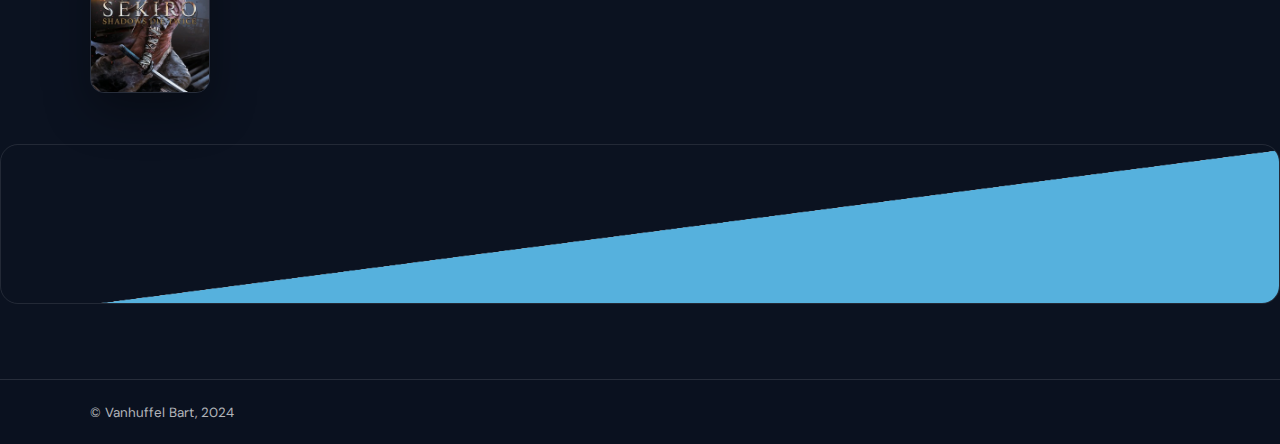
<file: Hobbys/gaming.html>
<!DOCTYPE html>
<html lang="nl">
<head>
  <meta charset="UTF-8" />
  <meta name="viewport" content="width=device-width, initial-scale=1.0" />
  <title data-i18n="gaming.metaTitle">Gaming — Bart</title>
  <link rel="stylesheet" href="../css/mainstyle.css" />
</head>

<body>
  <div data-include="components/nav.html"></div>

  <main>
    <section class="header-secondary">
      <div class="container">
        <div class="bart-info">
          <h1 data-i18n="gaming.title">Gaming</h1>
          <p data-i18n="gaming.lead"></p>
        </div>

        <img
          class="image-right"
          src="../images/controller.jpg"
          alt=""
          data-i18n-attr="alt:gaming.heroAlt"
        />
      </div>
    </section>

    <div class="split">
      <img src="../images/bart-background.png" alt="" data-i18n-attr="alt:shared.splitAlt" />
    </div>

    <section class="container section hobby-content">
      <div class="hobby-info">
        <h2 data-i18n="gaming.whyTitle">Waarom gaming?</h2>
        <p data-i18n="gaming.whyBody"></p>
      </div>

      <div class="hobby-ranking">
        <h2 data-i18n="gaming.topTitle">Mijn top 3 games</h2>

        <div class="ranking-two">
          <img src="../images/FFXIV.jpg" alt="" data-i18n-attr="alt:gaming.rank2Alt" />
          <h3><span>2.</span><span data-i18n="gaming.rank2">Final Fantasy XIV</span></h3>
        </div>

        <div class="ranking-one">
          <img src="../images/blorbe.jpg" alt="" data-i18n-attr="alt:gaming.rank1Alt" />
          <h3><span>1.</span><span data-i18n="gaming.rank1">Bloodborne</span></h3>
        </div>

        <div class="ranking-three">
          <img src="../images/p3r.jpg" alt="" data-i18n-attr="alt:gaming.rank3Alt" />
          <h3><span>3.</span><span data-i18n="gaming.rank3">Persona 3 Reload</span></h3>
        </div>
      </div>
    </section>

    <section class="container section honorable-mentions">
      <h2 data-i18n="gaming.honorableTitle">Honorable mentions</h2>

      <img src="../images/BG3.jpg" alt="" data-i18n-attr="alt:gaming.hm.bg3" />
      <img src="../images/cyberfunky.jpg" alt="" data-i18n-attr="alt:gaming.hm.cp2077" />
      <img src="../images/Divinity2.jpg" alt="" data-i18n-attr="alt:gaming.hm.dos2" />
      <img src="../images/Elden.jpg" alt="" data-i18n-attr="alt:gaming.hm.elden" />
      <img src="../images/FFXVI.jpg" alt="" data-i18n-attr="alt:gaming.hm.ff16" />
      <img src="../images/MHW.jpg" alt="" data-i18n-attr="alt:gaming.hm.mhw" />
      <img src="../images/TES4.jpg" alt="" data-i18n-attr="alt:gaming.hm.oblivion" />
      <img src="../images/Sekiro.jpg" alt="" data-i18n-attr="alt:gaming.hm.sekiro" />
    </section>
  </main>

  <div class="split">
    <img src="../images/bart-background-flipped.png" alt="" data-i18n-attr="alt:shared.splitAlt" />
  </div>

  <footer>
    <div class="container">
      <p><small>&copy; <span data-i18n="footer.name">Vanhuffel Bart</span>, <span data-i18n="footer.year">2024</span></small></p>
    </div>
  </footer>

  <script src="../js/include.js"></script>
  <script src="../js/i18n.js"></script>
</body>
</html>
</file>
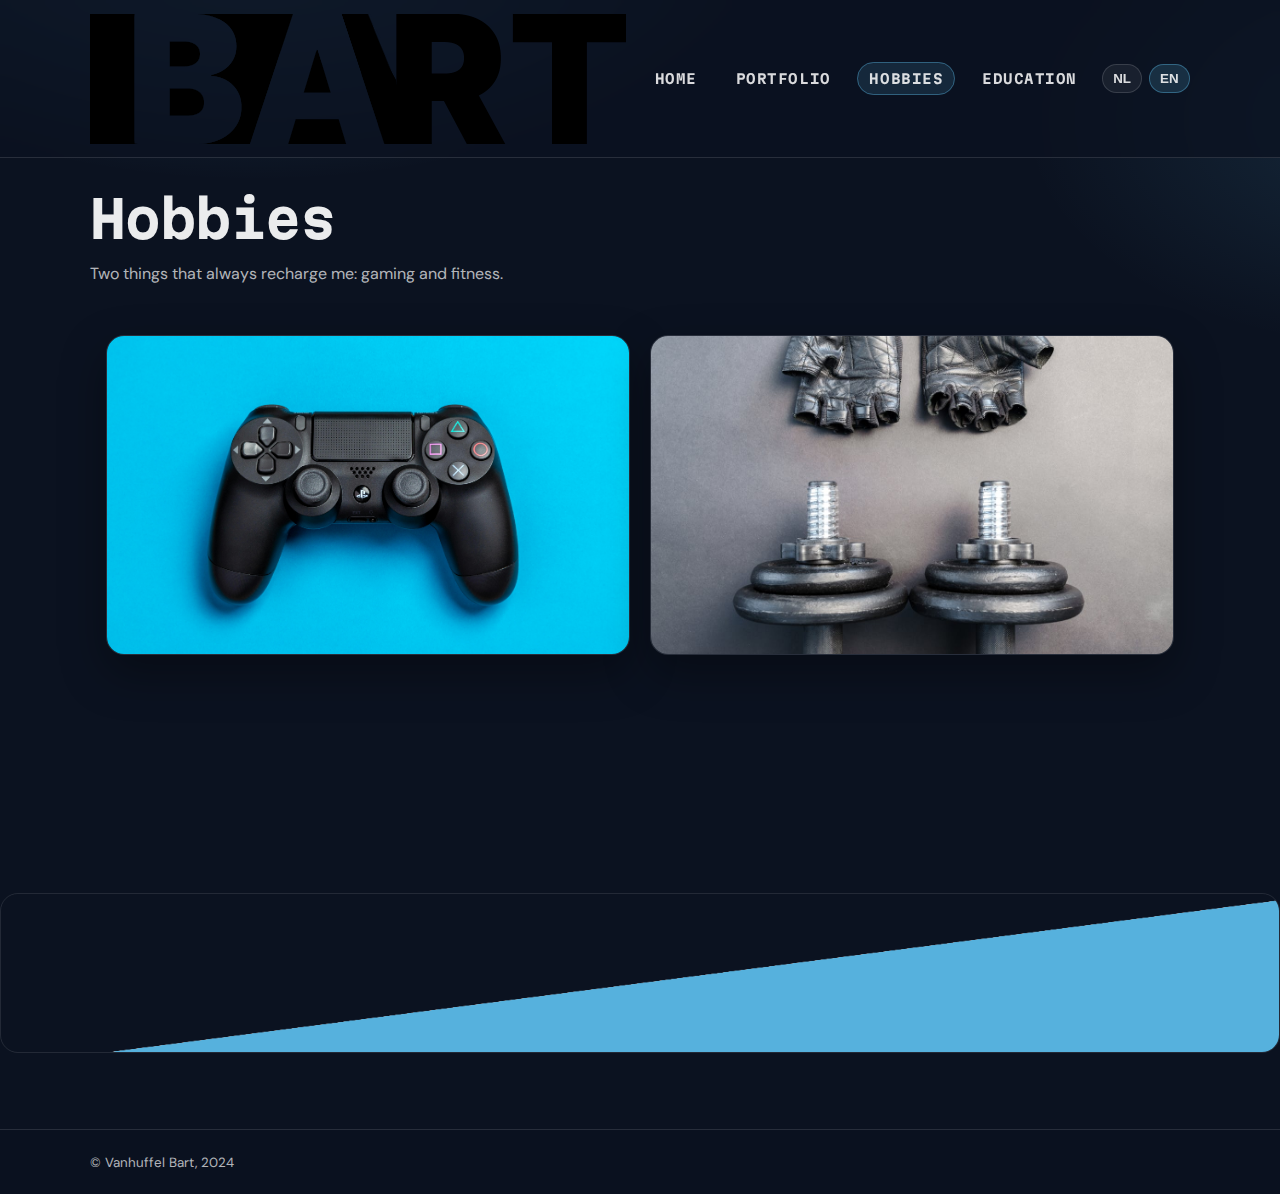
<file: Hobbys/hobbys.html>
<!DOCTYPE html>
<html lang="nl">
<head>
  <meta charset="UTF-8" />
  <meta name="viewport" content="width=device-width, initial-scale=1.0" />
  <title data-i18n="hobbies.metaTitle">Hobby’s — Bart</title>
  <link rel="stylesheet" href="../css/mainstyle.css" />
</head>

<body>
  <div data-include="components/nav.html"></div>

  <main class="container">
    <section class="section">
      <h1 data-i18n="hobbies.title">Hobby’s</h1>
      <p data-i18n="hobbies.lead"></p>

      <div class="image-hobbys-nav">
        <a href="gaming.html" aria-label="Gaming">
          <img class="image-link" src="../images/controller.jpg" alt="" data-i18n-attr="alt:hobbies.gamingAlt" />
        </a>
        <a href="fitness.html" aria-label="Fitness">
          <img class="image-link" src="../images/weights.jpg" alt="" data-i18n-attr="alt:hobbies.fitnessAlt" />
        </a>
      </div>
    </section>
  </main>

  <div class="split">
    <img src="../images/bart-background-flipped.png" alt="" data-i18n-attr="alt:shared.splitAlt" />
  </div>

  <footer>
    <div class="container">
      <p><small>&copy; <span data-i18n="footer.name">Vanhuffel Bart</span>, <span data-i18n="footer.year">2024</span></small></p>
    </div>
  </footer>

  <script src="../js/include.js"></script>
  <script src="../js/i18n.js"></script>
</body>
</html>
</file>
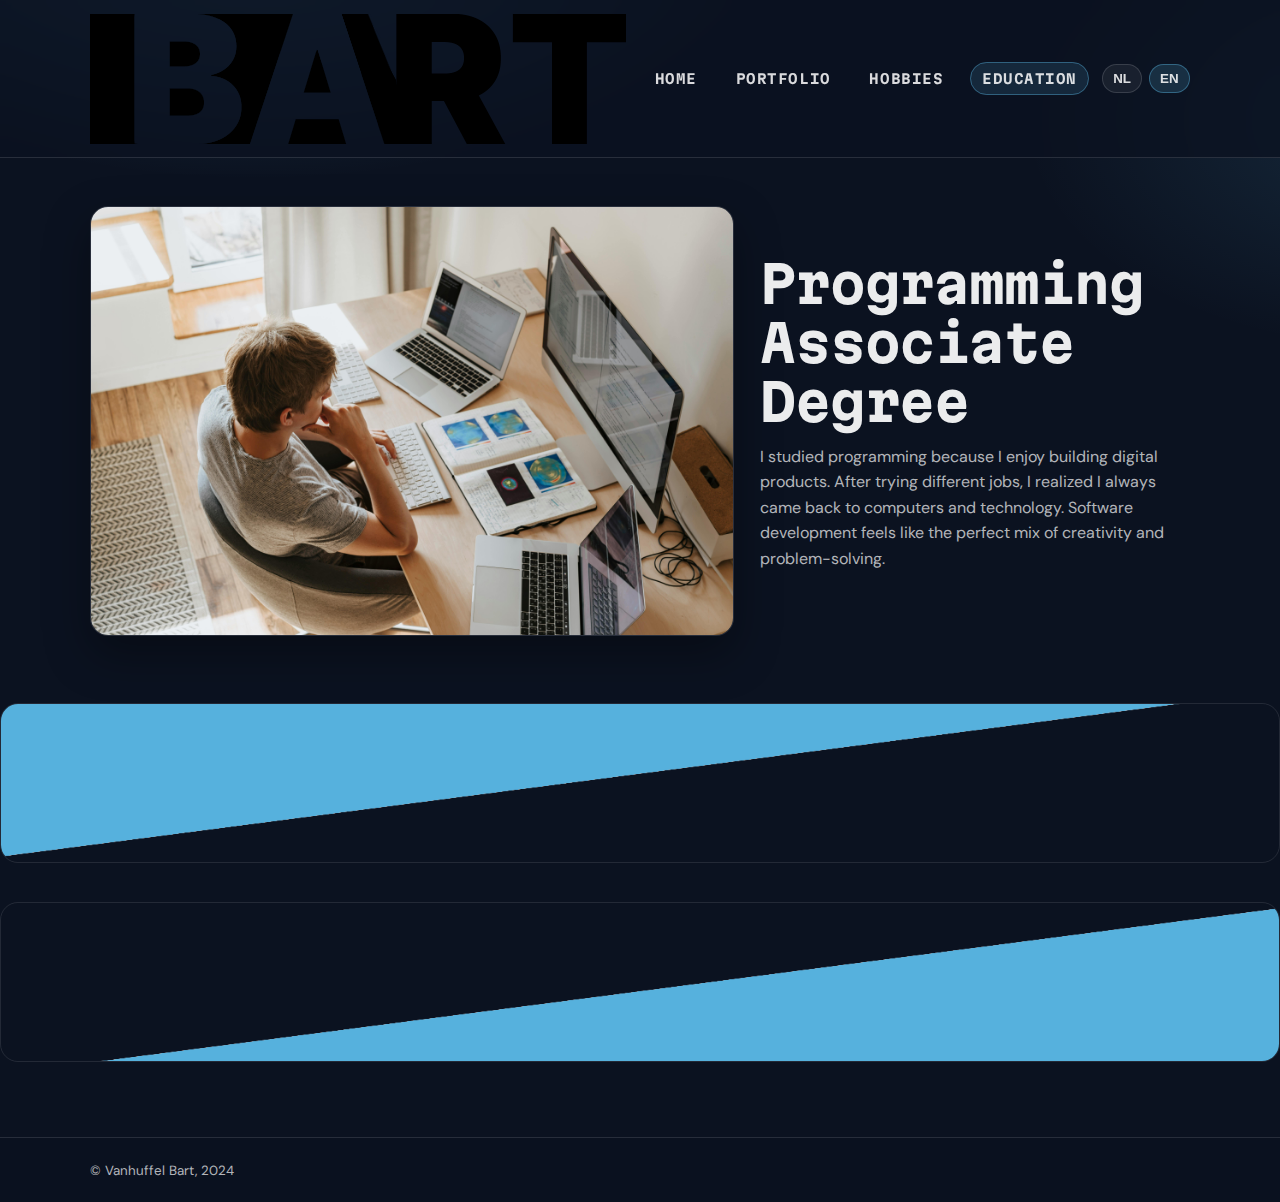
<file: Opleiding/graduaatProgrammeren.html>
<!DOCTYPE html>
<html lang="nl">
<head>
  <meta charset="UTF-8" />
  <meta name="viewport" content="width=device-width, initial-scale=1.0" />
  <title data-i18n="education.metaTitle">Opleiding — Bart</title>
  <link rel="stylesheet" href="../css/mainstyle.css" />
</head>

<body>
  <div data-include="components/nav.html"></div>

  <main>
    <section class="header-secondary">
      <div class="container">
        <img
          class="image-left"
          src="../images/opleiding.jpg"
          alt=""
          data-i18n-attr="alt:education.heroAlt"
        />

        <div class="opleiding-header">
          <h1 data-i18n="education.title">Graduaat<br/>Programmeren</h1>
          <p data-i18n="education.body"></p>
        </div>
      </div>
    </section>

    <div class="split">
      <img src="../images/bart-background.png" alt="" data-i18n-attr="alt:shared.splitAlt" />
    </div>
  </main>

  <div class="split">
    <img src="../images/bart-background-flipped.png" alt="" data-i18n-attr="alt:shared.splitAlt" />
  </div>

  <footer>
    <div class="container">
      <p><small>&copy; <span data-i18n="footer.name">Vanhuffel Bart</span>, <span data-i18n="footer.year">2024</span></small></p>
    </div>
  </footer>

  <script src="../js/include.js"></script>
  <script src="../js/i18n.js"></script>
</body>
</html>
</file>
<file: css/mainstyle.css>
/* =========================
   Imports
========================= */

@import url('https://fonts.googleapis.com/css2?family=DM+Sans:ital,opsz,wght@0,9..40,100..1000;1,9..40,100..1000&family=Martian+Mono:wdth,wght@75..112.5,100..800&display=swap');

/* =========================
   Base + Theme
========================= */
:root{
  --bg: #0b1220;
  --surface: rgba(255,255,255,.06);
  --surface-2: rgba(255,255,255,.10);
  --text: rgba(255,255,255,.92);
  --muted: rgba(255,255,255,.70);
  --border: rgba(255,255,255,.12);

  /* aliases for places you used non-existent vars */
  --surface-muted: rgba(255,255,255,.06);
  --text-muted: rgba(255,255,255,.70);
  --border-muted: rgba(255,255,255,.12);

  --brand: #9377ff;
  --shadow: 0 18px 45px rgba(0,0,0,.35);

  --radius: 18px;
  --max: 1100px;
}

*{ box-sizing: border-box; }
html{ scroll-behavior: smooth; }
body{
  margin: 0;
  font-family: "DM Sans", sans-serif;
  line-height: 1.6;
  color: var(--text);
  background:
    radial-gradient(900px 500px at 20% -10%, rgba(100,205,255,.25), transparent 60%),
    radial-gradient(700px 420px at 110% 10%, rgba(100,205,255,.12), transparent 55%),
    var(--bg);
  min-height: 100vh;
}
main{
  min-height: calc(100vh - 11.5rem);
}

img{ max-width: 100%; display: block; }
a{ color: inherit; text-decoration: none; }
p{ margin: 0 0 1rem; color: var(--muted); }
h1,h2,h3{ margin: 0 0 .75rem; line-height: 1.15; letter-spacing: -0.02em; font-family: "Martian Mono", monospace, sans-serif; }
h1{ font-size: clamp(2rem, 5vw, 3.2rem); }
h2{ font-size: clamp(1.3rem, 3vw, 1.8rem); }
small{ color: var(--muted); }

/* =========================
   Layout helpers
========================= */
.container{
  width: min(var(--max), calc(100% - 2rem));
  margin-inline: auto;
}

.section{
  padding: clamp(2rem, 1vw, 4rem) 0;
}

.section h1{
  margin-top: 0;
  margin-bottom: .75rem;
}

.section p{
  margin-top: 0;
}

.card{
  background: linear-gradient(180deg, var(--surface), rgba(255,255,255,.03));
  border: 1px solid var(--border);
  border-radius: var(--radius);
  box-shadow: var(--shadow);
  overflow: hidden;
}

.card-pad{ padding: 1.4rem; }

.badge{
  display: inline-flex;
  align-items: center;
  gap: .5rem;
  padding: .35rem .7rem;
  border-radius: 999px;
  background: rgba(100,205,255,.15);
  border: 1px solid rgba(100,205,255,.25);
  color: rgba(255,255,255,.85);
  font-size: .9rem;
}

.pill {
  color: #9377ff;
}

/* =========================
   Accessibility helper
========================= */
.sr-only{
  position:absolute;
  width:1px; height:1px;
  padding:0; margin:-1px;
  overflow:hidden;
  clip:rect(0,0,0,0);
  white-space:nowrap;
  border:0;
}

/* =========================
   Nav
========================= */
nav{
  position: sticky;
  top: 0;
  z-index: 50;
  background: rgba(11,18,32,.75);
  backdrop-filter: blur(10px);
  border-bottom: 1px solid var(--border);
}

nav .container{
  display: flex;
  align-items: center;
  justify-content: space-between;
  padding: .85rem 0;
  gap: .75rem;
}

nav a.brand{
  font-size: 1.3rem;
  font-family: "Martian Mono", monospace, sans-serif;
}

/* Hamburger (hidden on desktop) */
.nav-toggle{
  display:none;
  border: 1px solid rgba(255,255,255,.14);
  background: rgba(255,255,255,.06);
  border-radius: 12px;
  padding: .55rem .6rem;
  cursor: pointer;
  gap: .35rem;
  align-items: center;
}

.nav-toggle:hover{
  background: rgba(255,255,255,.10);
}

.nav-toggle .bar{
  display:block;
  width:22px;
  height:2px;
  background: rgba(255,255,255,.85);
  border-radius: 2px;
}

.nav-list{
  list-style: none;
  margin: 0;
  padding: 0;
  display: flex;
  gap: .9rem;
  align-items: center;
}

.nav-list a{
  padding: .45rem .7rem;
  border-radius: 999px;
  color: rgba(255,255,255,.85);
  font-weight: 650;
  text-transform: uppercase;
  font-size: .85rem;
  letter-spacing: .04em;
  border: 1px solid transparent;
  font-family: "Martian Mono", monospace, sans-serif;
}

.nav-list a:hover{
  background: rgba(255,255,255,.06);
  border-color: rgba(255,255,255,.10);
}

/* Active */
.nav-list a[aria-current="page"]{
  border-color: rgba(100,205,255,.35);
  background: rgba(100,205,255,.12);
}

/* Language switch */
.lang{
  display:flex;
  gap:.4rem;
  align-items:center;
}

.lang-btn{
  border: 1px solid rgba(255,255,255,.14);
  background: rgba(255,255,255,.06);
  color: rgba(255,255,255,.85);
  border-radius: 999px;
  padding: .4rem .65rem;
  font-weight: 700;
  cursor: pointer;
}

.lang-btn:hover{
  background: rgba(255,255,255,.10);
}

.lang-btn.active{
  border-color: rgba(100,205,255,.35);
  background: rgba(100,205,255,.15);
}

/* =========================
   Hero / Headers
========================= */
.header,
.header-secondary{
  padding: clamp(2rem, 4vw, 3rem) 0;
}

.header .container,
.header-secondary .container{
  display: grid;
  grid-template-columns: 1.2fr .8fr;
  gap: 1.5rem;
  align-items: center;
}

.header-title{
  letter-spacing: .02em;
  font-family: "Martian Mono", monospace, sans-serif;
}

.bart-info{
  width: auto;
  padding: 0;
  text-align: left;
}

.header-image,
.image-left,
.image-right{
  border-radius: var(--radius);
  border: 1px solid var(--border);
  box-shadow: var(--shadow);
  height: auto;
  max-height: 430px;
  object-fit: cover;
}

/* =========================
   “Split” images (make them subtle)
========================= */
.split{
  height: auto;
  padding: 1.2rem 0;
}
.split>img{
  width: 100%;
  height: 160px;
  object-fit: cover;
  border-radius: var(--radius);
  border: 1px solid var(--border);
  opacity: .85;
}

/* =========================
   Image navigation tiles
========================= */
.image-navigation{
  display: grid;
  grid-template-columns: 1fr 1fr;
  gap: 1.2rem;
  padding: 2.2rem 0 4rem;
}

.image-navigation h2{
  text-align: left;
  margin-bottom: .8rem;
}

.image-link{
  width: 100%;
  height: 260px;
  object-fit: cover;
  border-radius: var(--radius);
  border: 1px solid var(--border);
  box-shadow: var(--shadow);
  transition: transform .18s ease, filter .18s ease;
}

.image-link:hover{
  transform: translateY(-3px);
  filter: brightness(1.05);
}

.image-links-hobbys{
  display: grid;
  grid-template-columns: 1fr 1fr;
  gap: 1rem;
}

/* =========================
   Hobby pages
========================= */
.hobby-content{
  display: grid;
  grid-template-columns: .9fr 1.1fr;
  gap: 1.2rem;
  padding: 2.2rem 0 2.5rem;
  align-items: start;
}

.hobby-info{
  border: 1px solid var(--border);
  border-radius: var(--radius);
  background: var(--surface);
  padding: 1.4rem;
  align-self: start;
  max-width: 60ch;
}

.hobby-info > *{
  padding: 0;
}

.hobby-ranking{
  border: 1px solid var(--border);
  border-radius: var(--radius);
  background: var(--surface);
  padding: 1.4rem;
}

.hobby-ranking span{
  color: var(--brand);
  margin-right: 6px;
}

/* Top 3 (Gaming + Fitness) */
.top3{
  display: grid;
  gap: 1rem;
  margin-top: 1rem;
}

.top3-item{
  display: grid;
  grid-template-columns: 1fr auto;
  align-items: center;
  gap: 1rem;

  padding: 1rem;
  border-radius: 14px;
  border: 1px solid var(--border);
  background: rgba(255,255,255,.03);
}

.top3-item h3{
  margin: 0;
  display: flex;
  gap: .75rem;
  align-items: baseline;
}

.top3-media{
  width: 120px;
  height: 160px;
  border-radius: 12px;
  overflow: hidden;
  border: 1px solid var(--border);
  background: var(--surface);
  display: grid;
  place-items: center;
}

.top3-media img{
  width: 100%;
  height: 100%;
  object-fit: contain;
  object-position: center;
  display: block;
}

/* Honorable mentions */
.honorable-mentions{
  display: grid;
  grid-template-columns: repeat(auto-fill, minmax(120px, 1fr));
  gap: 1.25rem;
  margin-top: 1rem;
}

.honorable-mentions img{
  width: 100%;
  height: 160px;
  object-fit: cover;
  object-position: center;
  border-radius: 14px;
  border: 1px solid var(--border);
  box-shadow: var(--shadow);
}

/* =========================
   Hobbys overview page
========================= */
.image-hobbys-nav{
  width: min(var(--max), calc(100% - 2rem));
  margin: 0 auto;
  padding: 2rem 0 2.5rem;
  display: grid;
  grid-template-columns: 1fr 1fr;
  gap: 1.2rem;
}

.image-hobbys-nav img{
  height: 320px;
  width: 100%;
}

/* =========================
   Tables
========================= */
table{
  width: 100%;
  border-collapse: collapse;
  overflow: hidden;
  border-radius: 14px;
  border: 1px solid var(--border);
  background: rgba(255,255,255,.03);
}
td, th{
  padding: .8rem;
  border-bottom: 1px solid rgba(255,255,255,.08);
  color: rgba(255,255,255,.82);
}
thead{
  background: rgba(100,205,255,.12);
}
tbody tr:nth-of-type(even){
  background: rgba(255,255,255,.03);
}
tfoot{
  background: rgba(255,255,255,.05);
}

/* =========================
   Footer
========================= */
footer{
  border-top: 1px solid var(--border);
  background: rgba(11,18,32,.85);
  margin-top: 3.5rem;
}
footer p{
  margin: 0;
  padding: 1.2rem 0;
}
footer .container{
  padding: 0;
}

/* Footer component */
.site-footer{
  margin-top: 4rem;
  padding: 1.5rem 0;
  border-top: 1px solid var(--border);
  background: rgba(11,18,32,.85);
}
.footer-inner{
  display: flex;
  align-items: center;
  justify-content: flex-start;
}
.site-footer small{
  color: var(--muted);
}

/* =========================
   Portfolio
========================= */
.portfolio-list{
  display: grid;
  gap: 1.2rem;
  margin-top: 0;
  padding-top: 0;
  padding-bottom: 0;
}

.portfolio-item{
  display: grid;
  grid-template-columns: 1.15fr .85fr;
  align-items: stretch;
}

.portfolio-media{
  padding: 1rem;
  width: 100%;
  aspect-ratio: 16 / 9;
  overflow: hidden;
  border-radius: var(--radius);
}

.portfolio-media img{
  width: 100%;
  height: 100%;
  min-height: 0;
  object-fit: cover;
  border-radius: inherit;
  border: 1px solid var(--border);
  box-shadow: var(--shadow);
}

/* =========================
   Misc layouts
========================= */
.skill-grid{
  display:flex;
  flex-wrap: wrap;
  gap:.6rem;
  margin-top: .8rem;
}

.card.subtle{
  background: linear-gradient(
    180deg,
    rgba(255,255,255,.04),
    rgba(255,255,255,.02)
  );
}

main.container{
  padding-bottom: 3.5rem;
}

main.container > .section.card{
  margin-bottom: 1.2rem;
}

main.container > .section.card:last-of-type{
  margin-bottom: 0;
}

.header-grid{
  display: grid;
  grid-template-columns: 1fr 1fr;
  align-items: center;
  gap: 4rem;
}

.education-grid{
  display: grid;
  grid-template-columns: repeat(3, 1fr);
  gap: 2.5rem;
  margin-top: 1.5rem;
}

.edu-item p{
  margin-top: 0.5rem;
  max-width: 55ch;
}

.hobbies-grid{
  display: grid;
  grid-template-columns: repeat(4, 1fr);
  gap: 2.5rem;
  margin-top: 1.5rem;
}

.hobby-item p{
  margin-top: 0.5rem;
  max-width: 50ch;
}

/* =========================
   Responsive
========================= */
@media (max-width: 900px){
  /* Headers */
  .header .container,
  .header-secondary .container{
    grid-template-columns: 1fr;
  }

  /* Nav: dropdown */
  nav .container{
    position: relative;
    justify-content: flex-start;
  }

  /* Hamburger */
  nav .nav-toggle{
    display: flex !important;
    flex-direction: column;
    justify-content: center;
    align-items: center;
    gap: 6px;
    margin-left: auto;

    border: 1px solid rgba(255,255,255,.14);
    background: rgba(255,255,255,.06);
    border-radius: 12px;
    padding: .55rem .6rem;
    cursor: pointer;
  }

  nav .nav-toggle:hover{
    background: rgba(255,255,255,.10);
  }

  nav .nav-toggle .bar{
    display:block;
    width:22px;
    height:2px;
    background: rgba(255,255,255,.85);
    border-radius: 2px;
  }

  /* Make the menu a dropdown panel */
  nav .nav-list{
    position: absolute;
    top: calc(100% + .6rem);
    left: 0;
    right: 0;

    display: none;
    flex-direction: column;
    gap: .35rem;

    padding: .75rem;
    border-radius: 16px;
    background: rgba(11,18,32,.92);
    border: 1px solid var(--border);
    box-shadow: var(--shadow);
    backdrop-filter: blur(10px);
    z-index: 60;
  }

  nav .nav-list.is-open{
    display: flex;
  }

  nav .nav-list a{
    width: 100%;
    display: block;
    padding: .75rem .9rem;
    font-size: .9rem;
    text-align: left;
  }

  .lang{
    margin-left: .5rem;
  }

  /* Grids */
  .image-navigation{
    grid-template-columns: 1fr;
  }

  .image-links-hobbys{
    grid-template-columns: 1fr;
  }

  .hobby-content{
    grid-template-columns: 1fr;
  }

  .image-hobbys-nav{
    grid-template-columns: 1fr;
  }

  .top3-item{
    grid-template-columns: 1fr;
  }

  .top3-media{
    width: 100%;
    height: 220px;
  }

  .portfolio-item{
    grid-template-columns: 1fr;
  }

  .header-grid{
    grid-template-columns: 1fr;
    gap: 2rem;
  }

  .education-grid{
    grid-template-columns: 1fr;
  }

  .hobbies-grid{
    grid-template-columns: 1fr;
  }
}
/* =========================
   NAV FIX PACK (keep at bottom)
========================= */
@media (max-width: 900px){

  nav .nav-toggle{
    display: flex !important;
    flex-direction: column;
    justify-content: center;
    align-items: center;
    gap: 6px;
    margin-left: auto;
  }


  nav .nav-list{
    position: absolute;
    top: calc(100% + .6rem);
    left: 0;
    right: 0;

    display: none;
    flex-direction: column;
    gap: .35rem;

    padding: .75rem;
    border-radius: 16px;
    background: rgba(11,18,32,.92);
    border: 1px solid var(--border);
    box-shadow: var(--shadow);
    backdrop-filter: blur(10px);
    z-index: 60;
  }

  nav .nav-list.is-open{
    display: flex;
  }


  nav .container{
    position: relative;
    justify-content: flex-start;
  }
}


nav .nav-toggle .bar{
  width: 22px;
  height: 2px;
  display: block;
  background: rgba(255,255,255,.85);
  border-radius: 2px;
}

.inline-link{
  color: var(--brand);
  text-decoration: underline;
  text-underline-offset: .2em;
}

.inline-link:hover{
  text-decoration-thickness: 2px;
}
.header-text p{
  max-width: 70ch;
}
}
</file>
